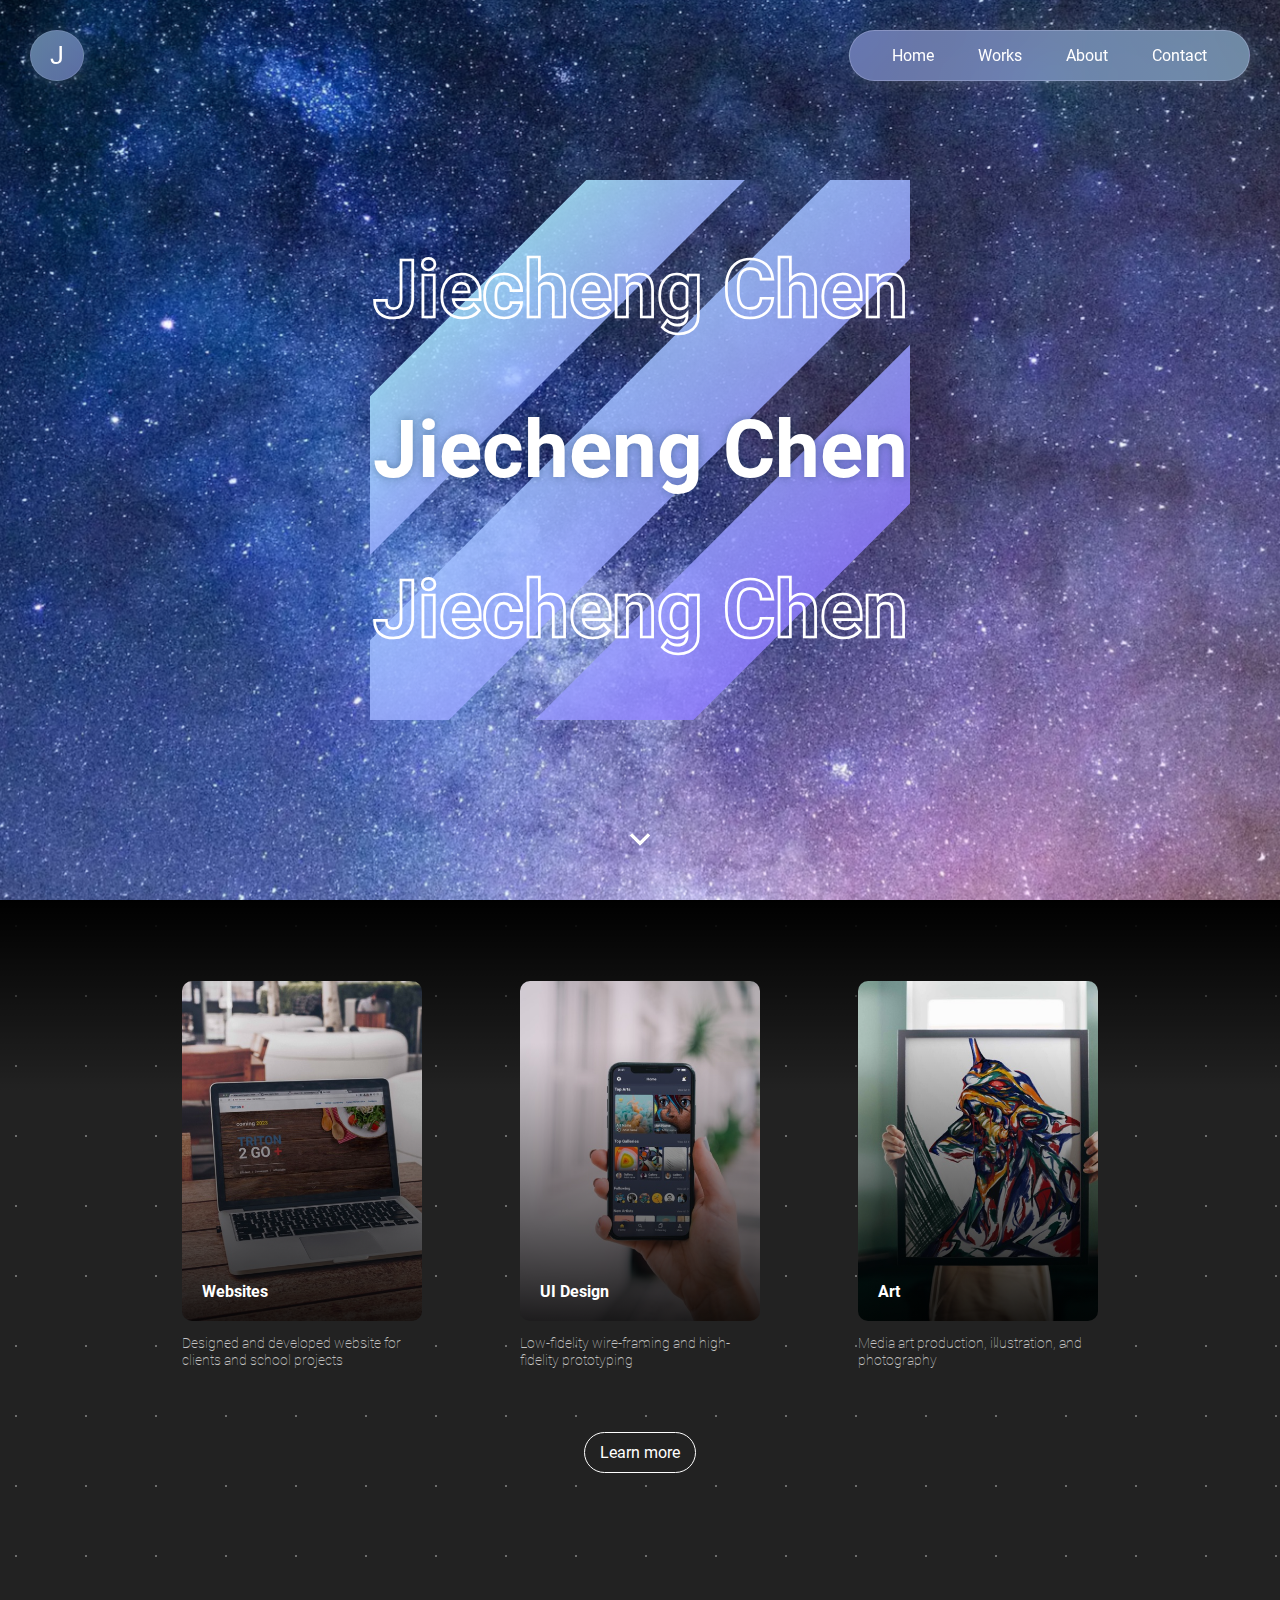
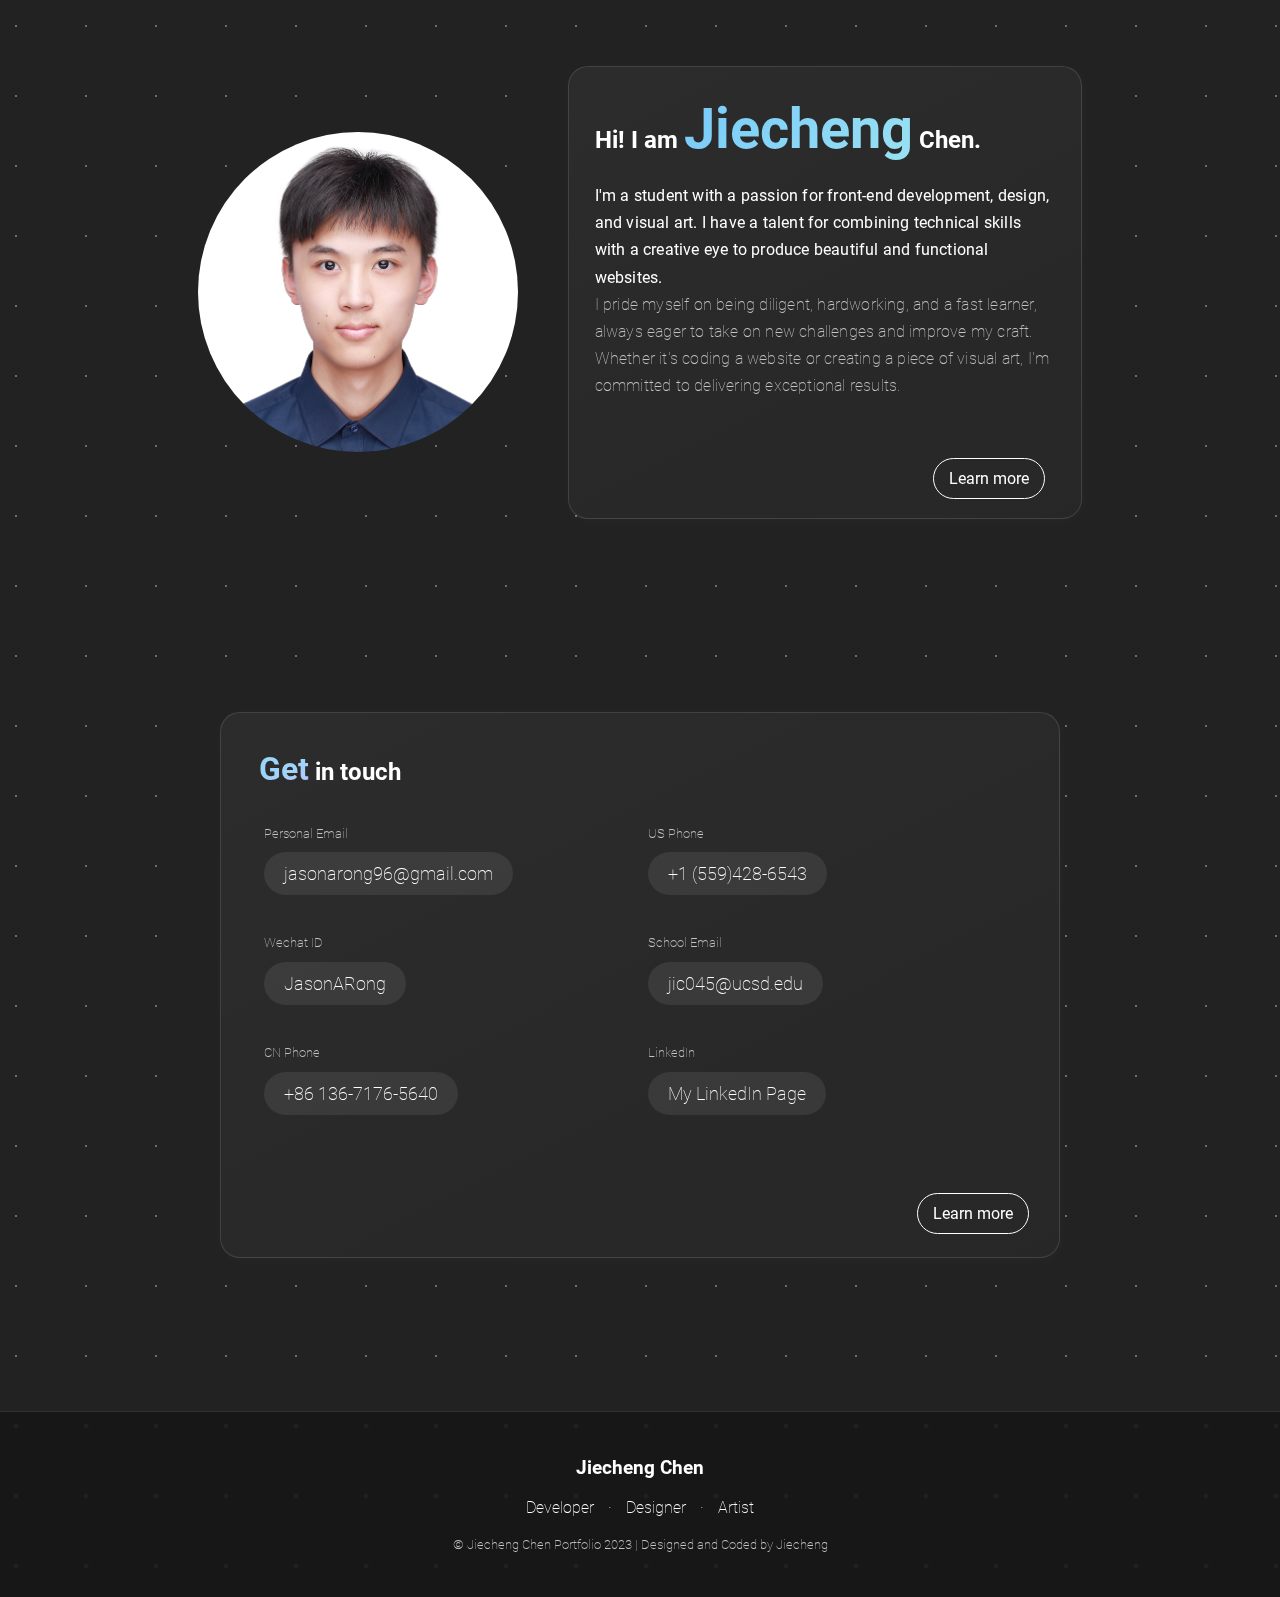
<file: index.html>
<!DOCTYPE html>
<html lang="en">
    <head>
        
        <meta charset="utf-8" />
        <meta name="description" content="Jiecheng's personal portfolio site" />
	    <meta name="author" content="Jiecheng Chen" />
        <meta name="viewport" content="width=device-width, initial-scale=1.0" />
        <title>Jiecheng's portfolio</title>
        <link href="styles/main.css" rel="stylesheet"  type="text/css"/>
        <link href="images/favicon.ico" rel="icon">
        <!-- Google tag (gtag.js) -->
        <script async src="https://www.googletagmanager.com/gtag/js?id=G-E2GLF40LL3"></script>
        <script>
            window.dataLayer = window.dataLayer || [];
            function gtag(){dataLayer.push(arguments);}
            gtag('js', new Date());

            gtag('config', 'G-E2GLF40LL3');
        </script>
    </head>
    

    <body>
        
        <div class="iconNav">        
            <a href="./index.html" style="text-decoration: none;">
                <div class="siteIcon">J</div>
            </a>
            
            <nav aria-label="main" class="navBar">
                <ul>
                    <li><a href="index.html" id="homeNav">Home</a></li>
                    <li><a href="works.html">Works</a>
                        <div class="dropdown-content">
                            <a href="websites.html">Webites</a><br/>
                            <a href="ui.html" id="uiLink">UI</a><br/>
                            <a href="art.html" id="artLink">Art</a>
                        </div>
                    </li>
                    <li><a href="about.html">About</a></li>
                    <li><a href="contact.html">Contact</a></li>
                </ul>
            </nav>

            <input type="checkbox" class="menuCheck">
            <div class="hamburger">
                <span class="line" id="line1"></span>
                <span class="line" id="line2"></span>
            </div>
            <nav aria-label="phoneNav" class="phoneNav">
                <ul>
                    <li><a href="index.html">Home</a></li>
                    <li><a href="works.html">Works</a></li>
                    <li><a href="about.html">About</a></li>
                    <li><a href="contact.html">Contact</a></li>
                    <li>
                        <div>
                            <a href="websites.html">Webites</a><br/>
                            <a href="ui.html">UI</a><br/>
                            <a href="art.html">Art</a>
                        </div>
                    </li>
                </ul>
            </nav>

        </div>


        <header id="homeHeader" >              
            <div id="heroPage">
                <img src="./images/hero.webp" alt="background" id="heroBack">
                <cite style="display: none;">https://unsplash.com/photos/rCbdp8VCYhQ</cite>
                <!-- <img src="./images/dots.png" id="dots"> -->
                <svg width="443" height="443" viewBox="0 0 443 443" fill="none" xmlns="http://www.w3.org/2000/svg">
                    <g opacity="0.85" clip-path="url(#clip0_206_183)" filter="url(#filter0_b_206_183)">
                    <rect x="76.5001" y="501.656" width="604.455" height="92.0453" transform="rotate(-45 76.5001 501.656)" fill="url(#paint0_linear_206_183)"/>
                    <rect x="-126" y="303.414" width="604.455" height="92.0453" transform="rotate(-45 -126 303.414)" fill="url(#paint1_linear_206_183)"/>
                    <rect x="-48.9392" y="426.483" width="681" height="92.0453" transform="rotate(-45 -48.9392 426.483)" fill="url(#paint2_linear_206_183)"/>
                    </g>
                    <defs>
                    <filter id="filter0_b_206_183" x="-10" y="-10" width="463" height="463" filterUnits="userSpaceOnUse" color-interpolation-filters="sRGB">
                    <feFlood flood-opacity="0" result="BackgroundImageFix"/>
                    <feGaussianBlur in="BackgroundImageFix" stdDeviation="5"/>
                    <feComposite in2="SourceAlpha" operator="in" result="effect1_backgroundBlur_206_183"/>
                    <feBlend mode="normal" in="SourceGraphic" in2="effect1_backgroundBlur_206_183" result="shape"/>
                    </filter>
                    <linearGradient id="paint0_linear_206_183" x1="380.666" y1="278.807" x2="378.727" y2="593.701" gradientUnits="userSpaceOnUse">
                    <stop stop-color="#AAE5FF" offset=""/>
                    <stop offset="1" stop-color="#907EFF"/>
                    </linearGradient>
                    <linearGradient id="paint1_linear_206_183" x1="176.227" y1="303.414" x2="175.167" y2="494.394" gradientUnits="userSpaceOnUse">
                    <stop stop-color="#AAE5FF" offset=""/>
                    <stop offset="1" stop-color="#907EFF"/>
                    </linearGradient>
                    <linearGradient id="paint2_linear_206_183" x1="297.135" y1="291.041" x2="297.135" y2="662.979" gradientUnits="userSpaceOnUse">
                    <stop stop-color="#AAE5FF" offset=""/>
                    <stop offset="1" stop-color="#907EFF"/>
                    </linearGradient>
                    <clipPath id="clip0_206_183">
                    <rect width="443" height="443" fill="white"/>
                    </clipPath>
                    </defs>
                </svg>
                    
                <div id="headerText">
                    <h2 class="hollow"><b>Jiecheng Chen</b></h2>
                    <h1><b>Jiecheng Chen</b></h1>
                    <h2 class="hollow"><b>Jiecheng Chen</b></h2>
                <!-- <p>Developer | Designer | Artist</p> -->
                </div>
            </div>
                
            <a href="#myWorksSection">
                <svg id ="downArrow" width="41" height="41" viewBox="0 0 41 41" fill="none" xmlns="http://www.w3.org/2000/svg">
                    <path d="M12.6587 14.6575L20.5 22.4988L28.3413 14.6575L30.75 17.0833L20.5 27.3333L10.25 17.0833L12.6587 14.6575Z" fill="white"/>
                </svg>                        
            </a>
            <div id="headerEnd">
                <picture>
                    <source media="(min-width: 768px)" srcset="./images/mountainLarge.webp">
                    <img src="./images/mountainMedium.webp" alt="Mountain Image for Hero Section">
                </picture>
                <cite style="display: none;">https://unsplash.com/photos/g30P1zcOzXo</cite>
            </div>
            
            <div id="headerEndText">
                <h3>Developer | Designer | Artist</h3>
                <p><em>“Art is the elimination of the unnecessary.” - Pablo Picasso</em></p>
                <a href="#myWorksSection">
                    <svg  width="41" height="41" viewBox="0 0 41 41" fill="none" xmlns="http://www.w3.org/2000/svg">
                        <path d="M12.6587 14.6575L20.5 22.4988L28.3413 14.6575L30.75 17.0833L20.5 27.3333L10.25 17.0833L12.6587 14.6575Z" fill="white"/>
                    </svg>    
                </a>
                  
            </div>
        </header>



        <main>

            <section id="myWorksSection">
                

                <section id="cards">
                    <div id="websites" class="card">
                        <h2>Developer</h2>
                        <a href="websites.html">
                            <div id="websitesCard" class="cardImg"><b>Websites</b>
                            </div>
                        </a>
                        <p>Designed and developed website for clients and school projects</p>
                        <cite style="display: none;">https://unsplash.com/photos/bs2Ba7t69mM</cite>
                    </div>
    
                    <div id="uiDesign" class="card">
                        <h2>Designer</h2>
                        <a href="ui.html"><div id="uiDesignCard" class="cardImg"><b>UI Design</b>
                        </div></a>
                        <p>Low-fidelity wire-framing and high-fidelity prototyping</p>
                        <cite style="display: none;">https://unsplash.com/photos/Nf5fSqHm-iY</cite>
                    </div>
    
                    <div id="art" class="card">
                        <h2>Artist</h2>
                        <a href="art.html"><div id="artCard" class="cardImg"><b>Art</b>
                        </div></a>
                        <p>Media art production, illustration, and photography</p>
                        <cite style="display: none;">https://www.pexels.com/photo/person-holding-white-printer-paper-4065188/</cite>
                    </div>
                    
                </section>
                  
                
                <!-- <button onclick="window.location.href='works.html';">learn more</button> -->
                <div id="learnWorksButton" class="learnMoreButton">
                    <a href="works.html" >Learn more</a>
                </div>


            </section>


            <section id="aboutSection">
                <img src="./images/profile.JPG" alt="Jiecheng Chen's profile photo" width="320" height="320">
                
                <section id="introduction"  class="sec">
                    <div>
                        <h2>Hi! I am <span id="hi">Jiecheng</span>  Chen.</h2>
                        <p> I'm a student with a passion for front-end development, design, and visual art. 
                            I have a talent for combining technical skills with a creative eye to produce beautiful and 
                            functional websites.<br><span style="color:#c4c4c4; font-weight:100"> I pride myself on being diligent, hardworking, and a fast learner, always 
                            eager to take on new challenges and improve my craft. Whether it's coding a website or creating 
                            a piece of visual art, I'm committed to delivering exceptional results.</span></p>
                    </div>
                    <div id="learnAboutButton" class="learnMoreButton">
                        <a href="about.html">Learn more</a>
                    </div>
                </section>

                <!-- <button onclick="window.location.href='about.html';">learn more</button> -->
                
            </section>


            <section id="contactSection"  class="sec">
                <div>
                    <h2><span id="get">Get</span> in touch</h2>
                    <div id="contactways">
                        <div>
                            <h4>Personal Email</h4>
                            <a href="mailto:jasonarong96@gmail.com">jasonarong96@gmail.com</a>
                        </div>
                        <div>
                            <h4>US Phone</h4>
                            <a href="tel:+15594286543">+1 (559)428-6543</a>
                        </div>
                        <div>
                            <h4>Wechat ID</h4>
                            <a href="https://u.wechat.com/EI4TjgHqtUbLu5bWqrIGXa4" target="_blank">JasonARong</a>
                        </div>
                        <div>
                            <h4>School Email</h4>
                            <a href="mailto:jasonarong96@gmail.com">jic045@ucsd.edu</a>
                        </div>
                        <div>
                            <h4>CN Phone</h4>
                            <a href="tel:+8613671765640">+86 136-7176-5640</a>
                        </div>
                        <div>
                            <h4>LinkedIn</h4>
                            <a href="https://www.linkedin.com/in/jiecheng-chen-4165b125a/" target="_blank">My LinkedIn Page</a>
                        </div>
    
                    </div>
                </div>
                <div id="learnContactButton" class="learnMoreButton">
                    <a href="contact.html">Learn more</a>
                </div>
                
            </section>
        </main>





        <footer>
            <h3>Jiecheng Chen</h3>
            <p>Developer · Designer · Artist</p>
            <p id="copyright">&copy; Jiecheng Chen Portfolio 2023 | Designed and Coded by Jiecheng</p>
        </footer>
    </body>




</html>
</file>
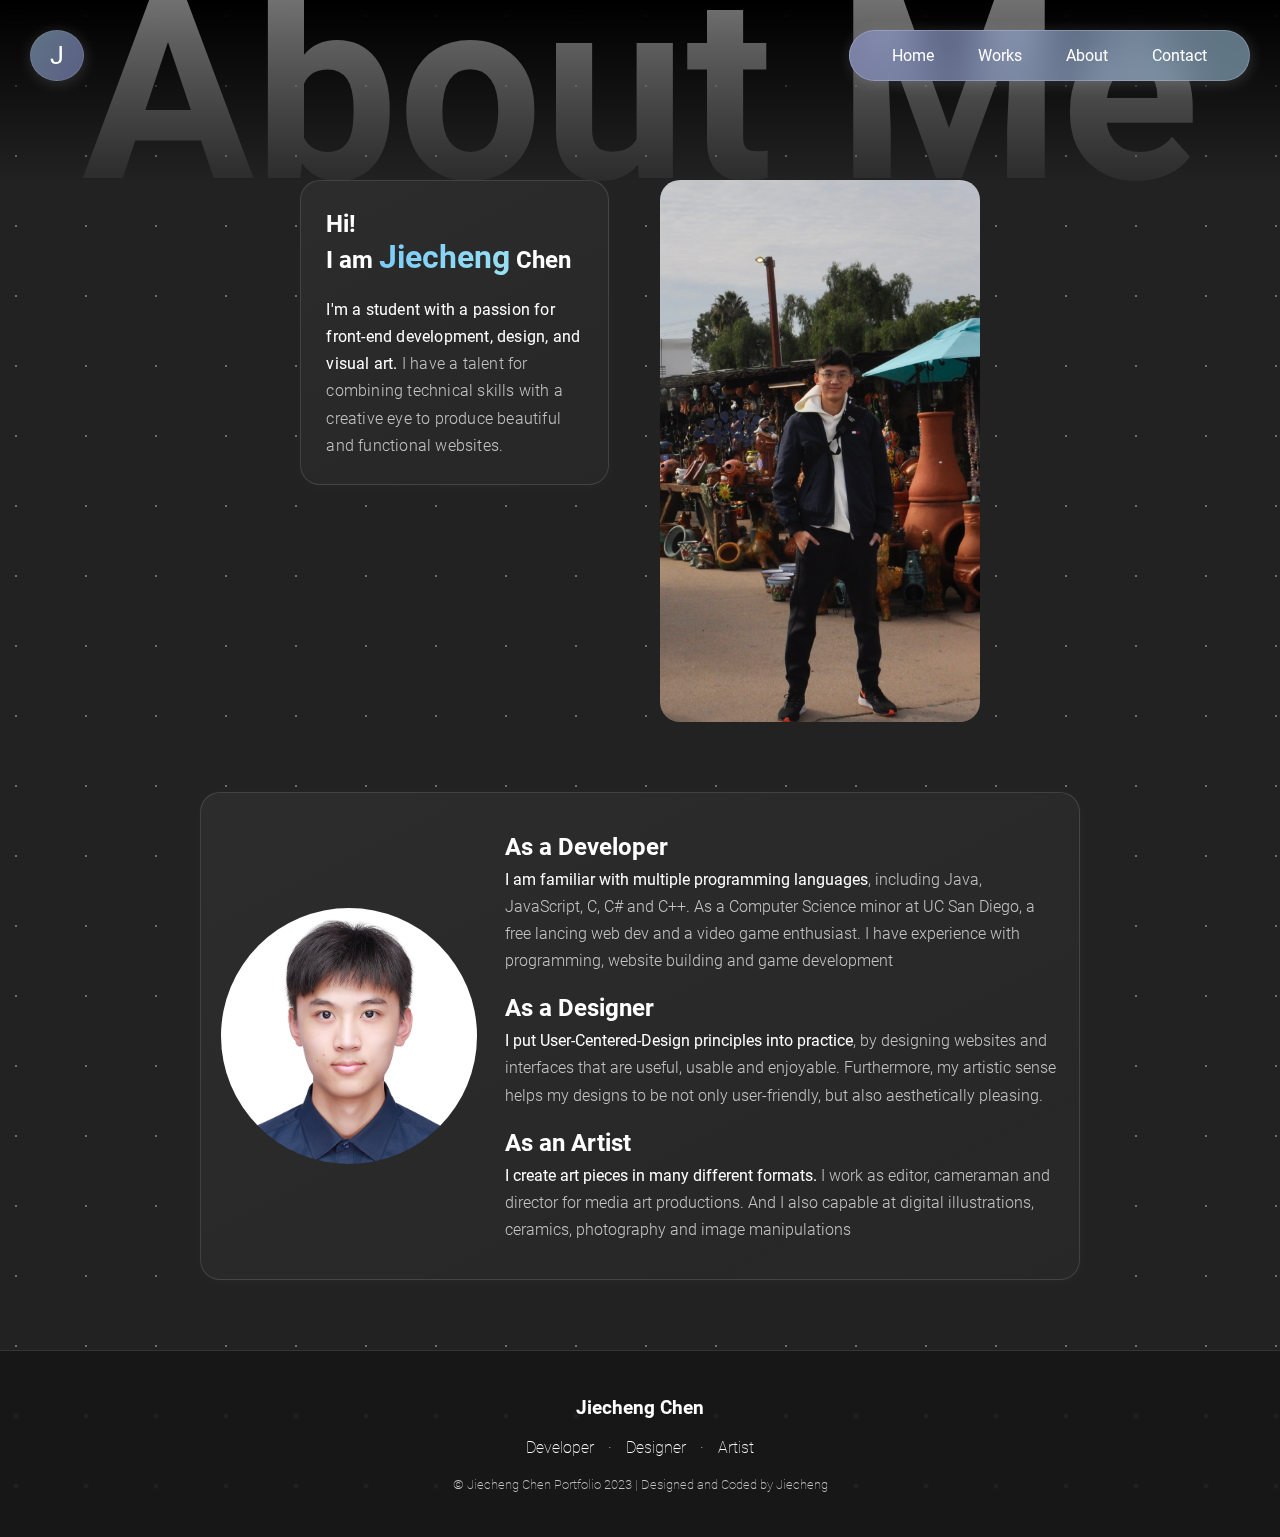
<file: about.html>
<!DOCTYPE html>
<html lang="en">
    <head>
        
        <meta charset="utf-8" />
        <meta name="description" content="Jiecheng's personal portfolio site" />
	    <meta name="author" content="Jiecheng Chen" />
        <meta name="viewport" content="width=device-width, initial-scale=1.0" />
        <title>Jiecheng's portfolio</title>
        <link href="styles/about.css" rel="stylesheet" type="text/css"/>
        <link href="images/favicon.ico" rel="icon">
        <!-- Google tag (gtag.js) -->
        <script async src="https://www.googletagmanager.com/gtag/js?id=G-E2GLF40LL3"></script>
        <script>
            window.dataLayer = window.dataLayer || [];
            function gtag(){dataLayer.push(arguments);}
            gtag('js', new Date());

            gtag('config', 'G-E2GLF40LL3');
        </script>
    </head>
    <body>
        <div class="iconNav">        
            <a href="./index.html" style="text-decoration: none;">
                <div class="siteIcon">J</div>
            </a>
            
            <nav aria-label="main" class="navBar">
                <ul>
                    <li><a href="index.html">Home</a></li>
                    <li><a href="works.html">Works</a>
                        <div class="dropdown-content">
                            <a href="websites.html">Webites</a><br/>
                            <a href="ui.html" id="uiLink">UI</a><br/>
                            <a href="art.html" id="artLink">Art</a>
                        </div>
                    </li>
                    <li><a href="about.html">About</a></li>
                    <li><a href="contact.html">Contact</a></li>
                </ul>
            </nav>

            <input type="checkbox" class="menuCheck">
            <div class="hamburger">
                <span class="line" id="line1"></span>
                <span class="line" id="line2"></span>
            </div>
            <nav aria-label="phoneNav" class="phoneNav">
                <ul>
                    <li><a href="index.html">Home</a></li>
                    <li><a href="works.html">Works</a></li>
                    <li><a href="about.html">About</a></li>
                    <li><a href="contact.html">Contact</a></li>
                    <li>
                        <div>
                            <a href="websites.html">Webites</a><br/>
                            <a href="ui.html">UI</a><br/>
                            <a href="art.html">Art</a>
                        </div>
                    </li>
                </ul>
            </nav>
        </div>
        <header id="pageHeader">            

            <h1>About Me</h1>

        </header>
        <main>
            <section id="quickIntro">
                <section class="sec">
                    <h2>Hi!<br>
                        I am <span>Jiecheng</span> Chen</h2>
                    <p> I'm a student with a passion for front-end development, design, and visual art.
                        <span style="color:#c4c4c4; font-weight:300">  
                        I have a talent for combining technical skills with a creative eye to produce beautiful and 
                        functional websites. </span></p>
                </section>
                <img src="./images/fullshot.jpg" alt="A picture of Jiecheng" width ="320">
            </section>

            <section id="details" class="sec">
                <img src="./images/profile.JPG" alt="Jiecheng's profile photo" width ="300">
                <div id="textDetails">
                    <div>
                        <h2>As a Developer</h2>
                        <p> <strong>I am familiar with multiple programming languages</strong>, including Java, JavaScript, C, C# and C++. 
                            As a Computer Science minor at UC San Diego, a free lancing web dev and a video game enthusiast. 
                            I have experience with programming, website building and game development
                        </p>
                    </div>
                    <div>
                        <h2>As a Designer</h2>
                        <p><strong>I put User-Centered-Design principles into practice</strong>, by designing websites and interfaces that are
                            useful, usable and enjoyable. Furthermore, my artistic sense helps my designs to be not only user-friendly, 
                            but also aesthetically pleasing.
                        </p>
                    </div>
                    <div>
                        <h2>As an Artist</h2>
                        <p><strong>I create art pieces in many different formats.</strong> 
                            I work as editor, cameraman and director for media art productions. 
                            And I also capable at digital illustrations, ceramics, photography and image manipulations
                        </p>
                    </div>     
                </div>
                                               
            </section>
        </main>
        <footer>
            <h3>Jiecheng Chen</h3>
            <p>Developer · Designer · Artist</p>
            <p id="copyright">&copy; Jiecheng Chen Portfolio 2023 | Designed and Coded by Jiecheng</p>
        </footer>
    </body>



</html>
</file>
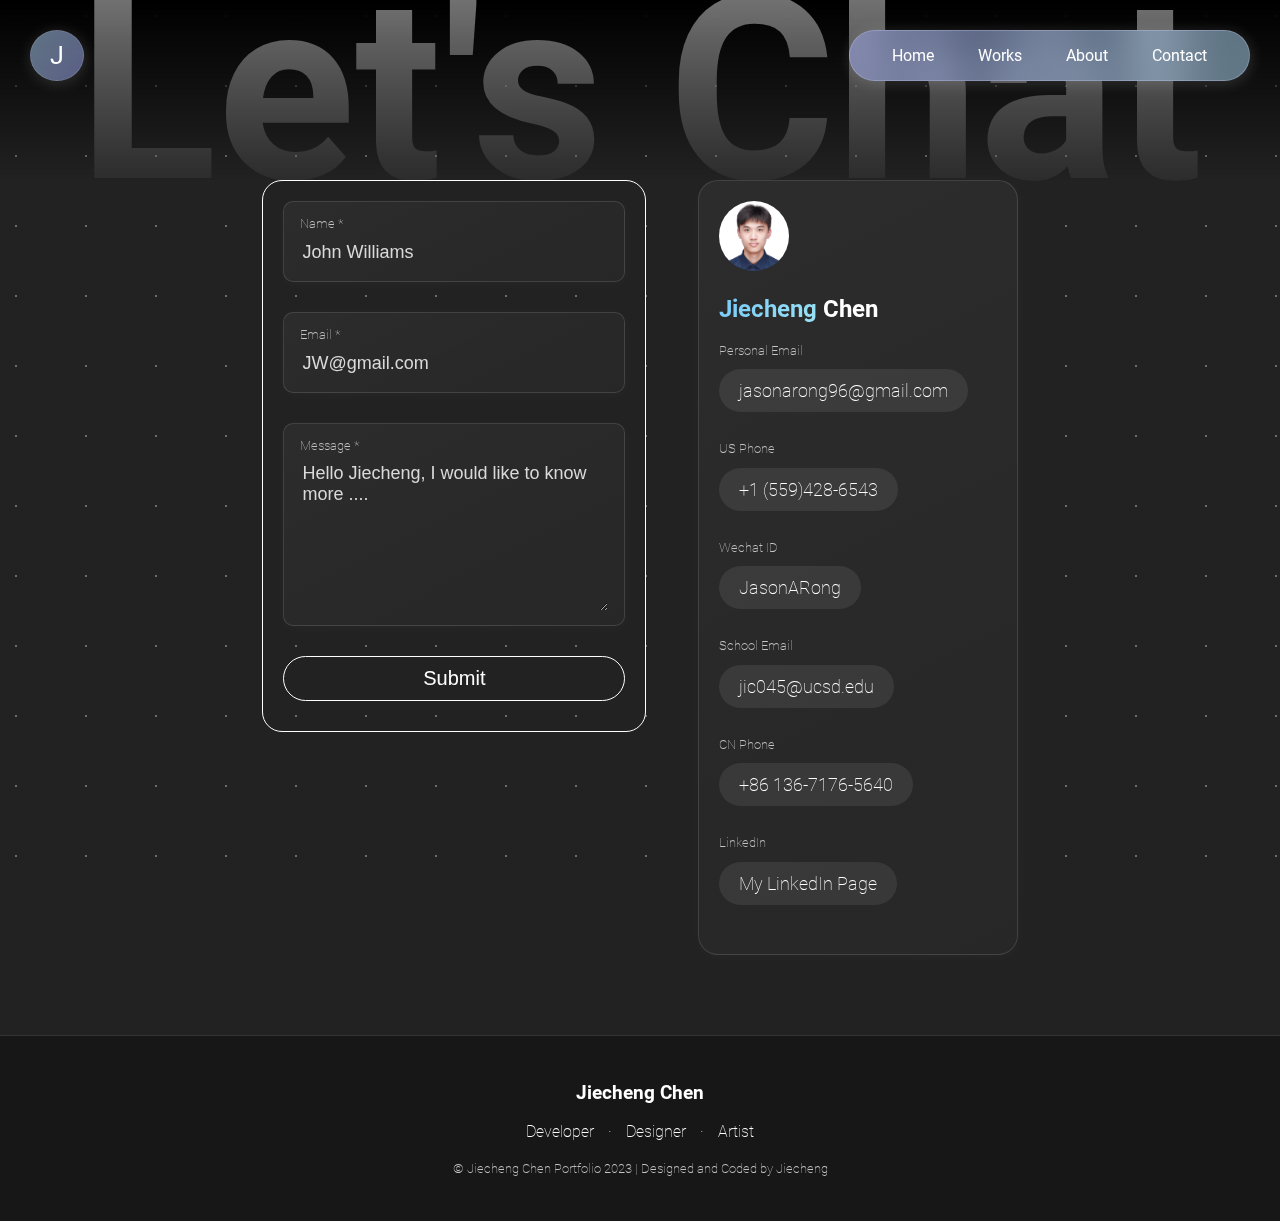
<file: contact.html>
<!DOCTYPE html>
<html lang="en">
    <head>
        
        <meta charset="utf-8" />
        <meta name="description" content="Jiecheng's personal portfolio site" />
	    <meta name="author" content="Jiecheng Chen" />
        <meta name="viewport" content="width=device-width, initial-scale=1.0" />
        <title>Jiecheng's portfolio</title>
        <link href="styles/contact.css" rel="stylesheet" type="text/css"/>
        <link href="images/favicon.ico" rel="icon">
        <!-- Google tag (gtag.js) -->
        <script async src="https://www.googletagmanager.com/gtag/js?id=G-E2GLF40LL3"></script>
        <script>
            window.dataLayer = window.dataLayer || [];
            function gtag(){dataLayer.push(arguments);}
            gtag('js', new Date());

            gtag('config', 'G-E2GLF40LL3');
        </script>
    </head>
    <body>
        <div class="iconNav">        
            <a href="./index.html" style="text-decoration: none;">
                <div class="siteIcon">J</div>
            </a>
            
            <nav aria-label="main" class="navBar">
                <ul>
                    <li><a href="index.html">Home</a></li>
                    <li><a href="works.html">Works</a>
                        <div class="dropdown-content">
                            <a href="websites.html">Webites</a><br/>
                            <a href="ui.html" id="uiLink">UI</a><br/>
                            <a href="art.html" id="artLink">Art</a>
                        </div>
                    </li>
                    <li><a href="about.html">About</a></li>
                    <li><a href="contact.html">Contact</a></li>
                </ul>
            </nav>

            <input type="checkbox" class="menuCheck">
            <div class="hamburger">
                <span class="line" id="line1"></span>
                <span class="line" id="line2"></span>
            </div>
            <nav aria-label="phoneNav" class="phoneNav">
                <ul>
                    <li><a href="index.html">Home</a></li>
                    <li><a href="works.html">Works</a></li>
                    <li><a href="about.html">About</a></li>
                    <li><a href="contact.html">Contact</a></li>
                    <li>
                        <div>
                            <a href="websites.html">Webites</a><br/>
                            <a href="ui.html">UI</a><br/>
                            <a href="art.html">Art</a>
                        </div>
                    </li>
                </ul>
            </nav>
        </div>
        <header id="pageHeader">            
            <h1>Let's Chat</h1>
        </header>

        <main>              
            <section id="form">
                <form action="https://formsubmit.co/jasonarong96@gmail.com" method="post" id="contactform">
                    <div class="inputFields" >   
                        <label for="name" class="field-label">Name *</label>
                        <input type="text" class="field-input" maxlength="256" name="name" 
                        data-name="Name" placeholder="John Williams" id="name" required>
                    </div> 
                    <br>
                    <div class="inputFields">  
                        <label for="email" class="field-label">Email *</label>
                        <input type="text" class="field-input" maxlength="256" name="email" 
                        data-name="Email" placeholder="JW@gmail.com" id="email" required>
                    </div>
                    <br>
                    <div class="inputFields"> 
                        <label for="message" class="field-label">Message *</label>
                        <textarea placeholder="Hello Jiecheng, I would like to know more ...." 
                        maxlength="5000" id="message" name="message" required data-name="Message"></textarea>
                    </div> 
                    <br>
                    <input type="submit" value="Submit">
                </form>
                
            </section>

            <aside class="sec">
                <div id="profile">
                    <img src="./images/profile.JPG" alt="Jiecheng Chen's profile photo" width="70" height="70">
                    <h2><span>Jiecheng</span> Chen</h2>
                </div>
                <div id="contactways">
                    <div>
                        <h4>Personal Email</h4>
                        <a href="mailto:jasonarong96@gmail.com">jasonarong96@gmail.com</a>
                    </div>
                    <div>
                        <h4>US Phone</h4>
                        <a href="tel:+15594286543">+1 (559)428-6543</a>
                    </div>
                    <div>
                        <h4>Wechat ID</h4>
                        <a href="https://u.wechat.com/EI4TjgHqtUbLu5bWqrIGXa4" target="_blank">JasonARong</a>
                    </div>
                    <div>
                        <h4>School Email</h4>
                        <a href="mailto:jasonarong96@gmail.com">jic045@ucsd.edu</a>
                    </div>
                    <div>
                        <h4>CN Phone</h4>
                        <a href="tel:+8613671765640">+86 136-7176-5640</a>
                    </div>
                    <div>
                        <h4>LinkedIn</h4>
                        <a href="https://www.linkedin.com/in/jiecheng-chen-4165b125a/" target="_blank">My LinkedIn Page</a>
                    </div>

                </div>
            </aside>
        </main>


        <footer>
            <h3>Jiecheng Chen</h3>
            <p>Developer · Designer · Artist</p>
            <p id="copyright">&copy; Jiecheng Chen Portfolio 2023 | Designed and Coded by Jiecheng</p>
        </footer>
    </body>



</html>
</file>
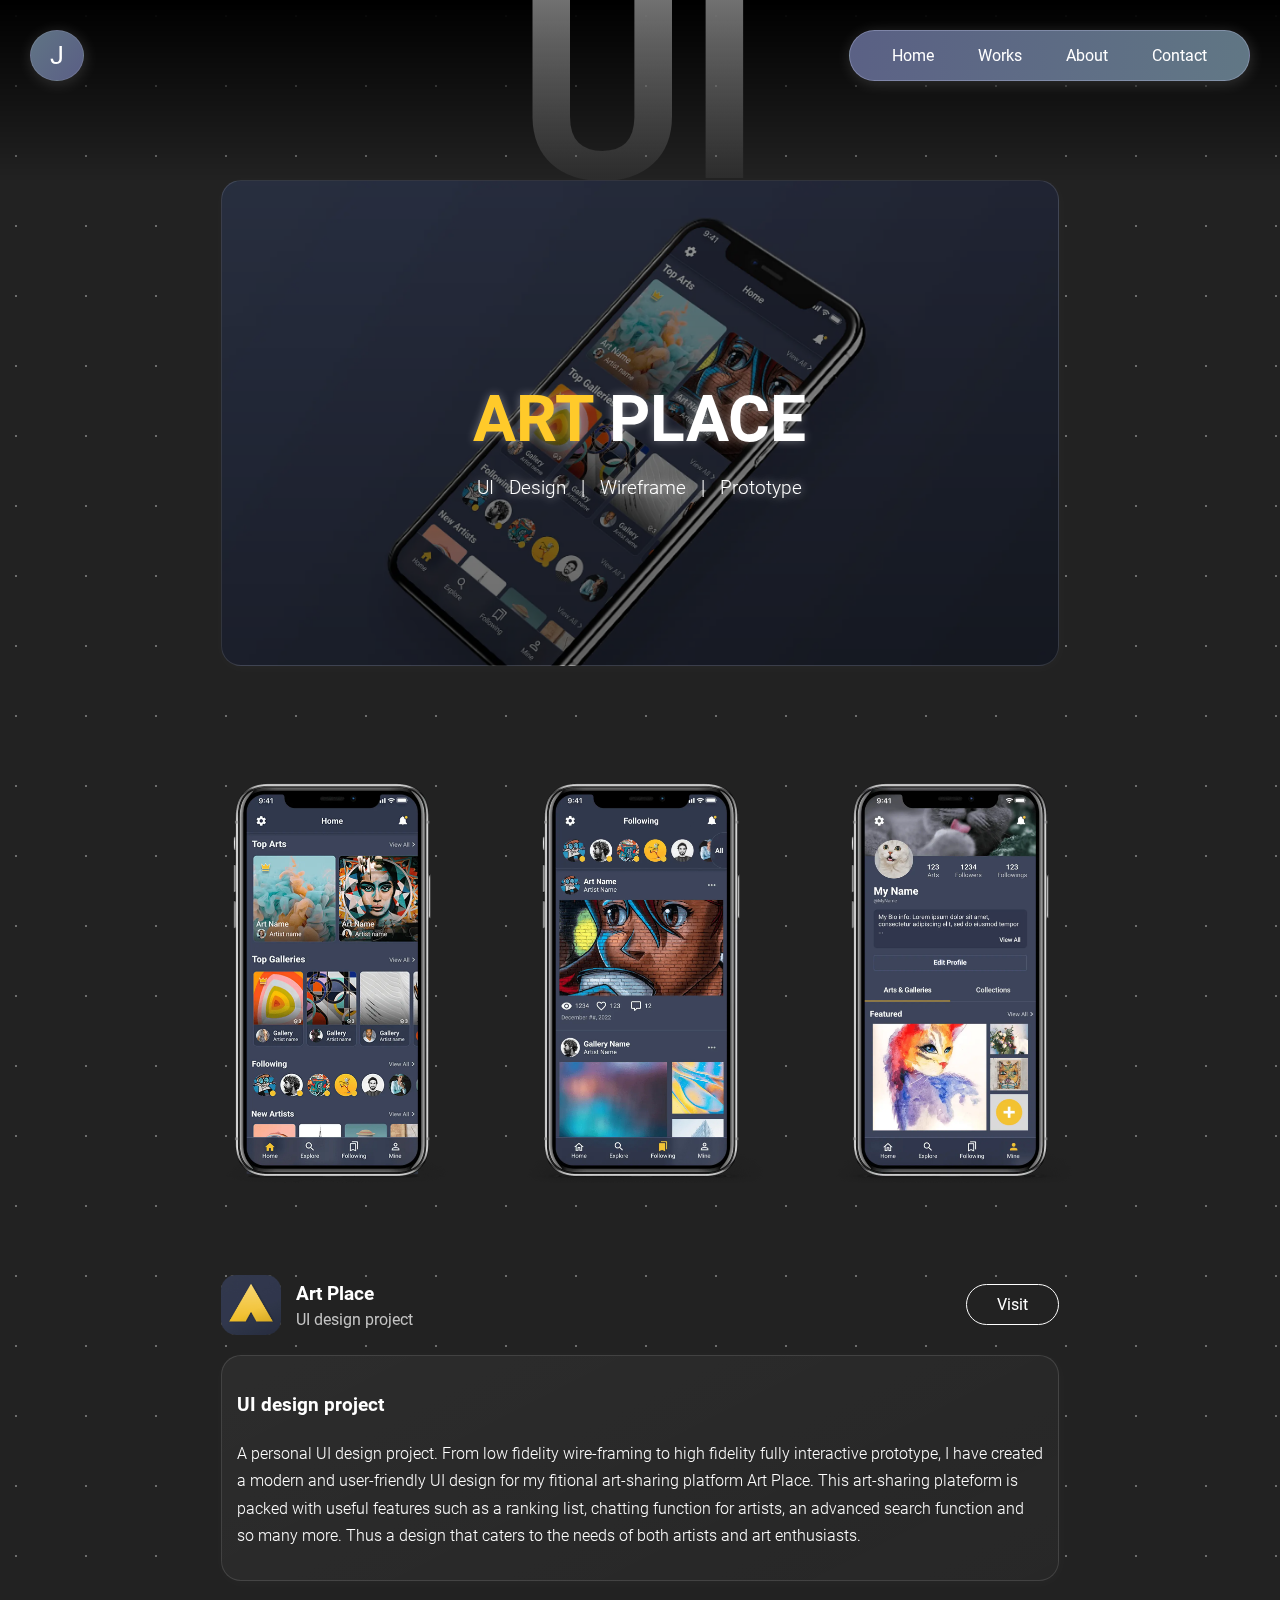
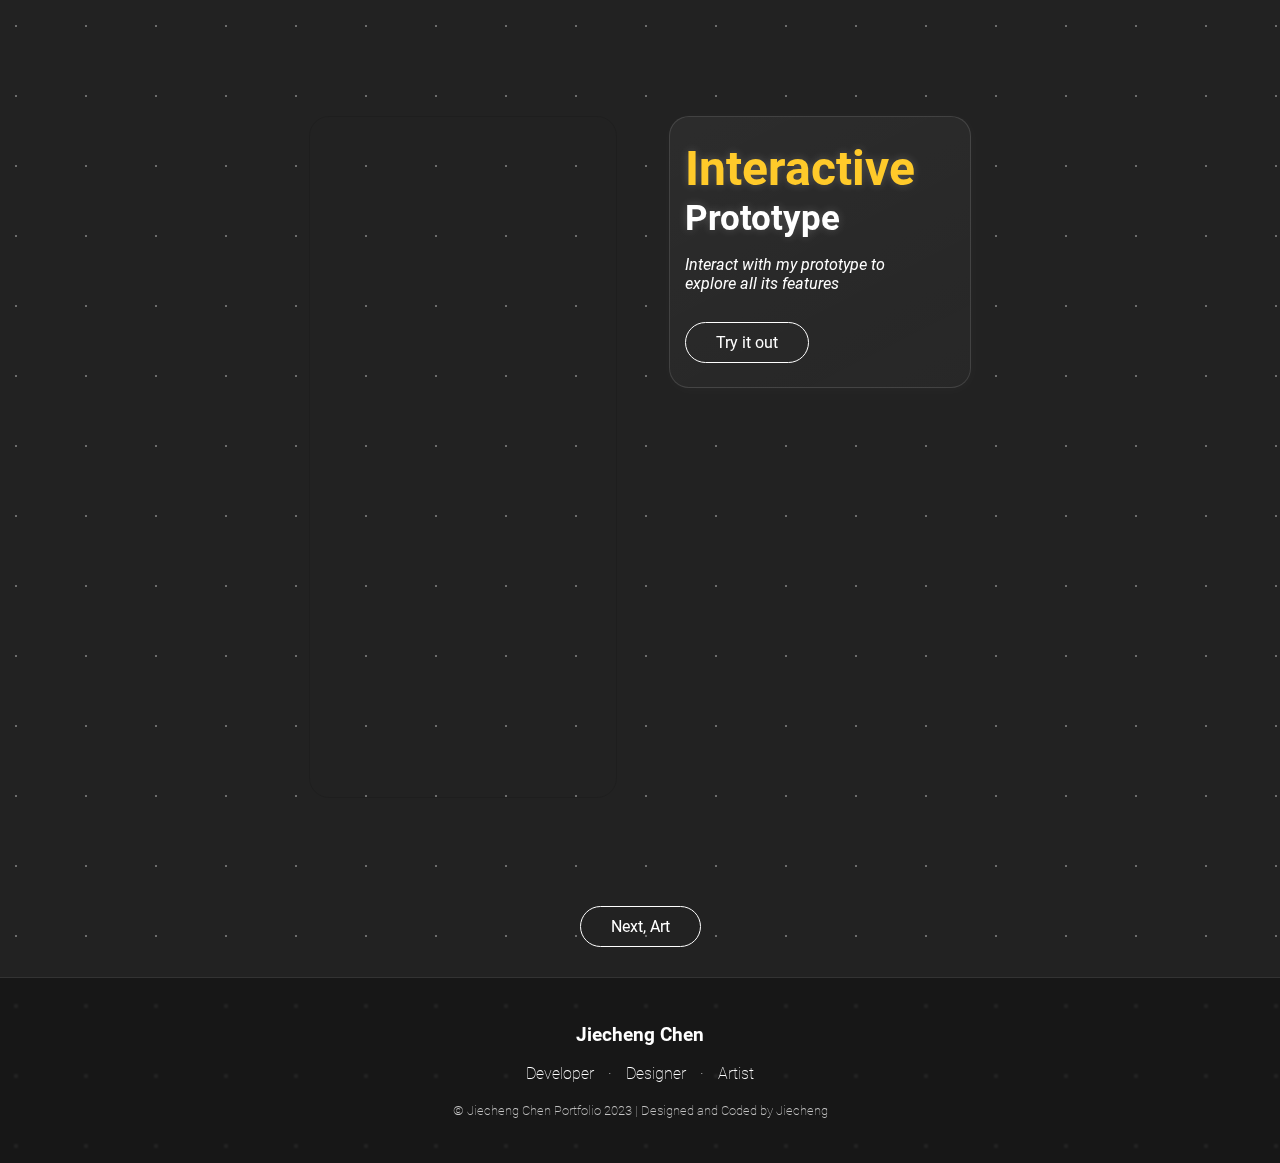
<file: ui.html>
<!DOCTYPE html>
<html lang="en">
    <head>
        
        <meta charset="utf-8" />
        <meta name="description" content="Jiecheng's personal portfolio site" />
	    <meta name="author" content="Jiecheng Chen" />
        <meta name="viewport" content="width=device-width, initial-scale=1.0" />
        <title>Jiecheng's portfolio</title>
        <link href="styles/ui.css" rel="stylesheet" type="text/css"/>
        <link href="images/favicon.ico" rel="icon">
        <!-- Google tag (gtag.js) -->
        <script async src="https://www.googletagmanager.com/gtag/js?id=G-E2GLF40LL3"></script>
        <script>
            window.dataLayer = window.dataLayer || [];
            function gtag(){dataLayer.push(arguments);}
            gtag('js', new Date());

            gtag('config', 'G-E2GLF40LL3');
        </script>
    </head>
    <body>
        <div class="iconNav">        
            <a href="./index.html" style="text-decoration: none;">
                <div class="siteIcon">J</div>
            </a>
            
            <nav aria-label="main" class="navBar">
                <ul>
                    <li><a href="index.html" id="homeNav">Home</a></li>
                    <li><a href="works.html">Works</a>
                        <div class="dropdown-content">
                            <a href="websites.html">Webites</a><br/>
                            <a href="ui.html" id="uiLink">UI</a><br/>
                            <a href="art.html" id="artLink">Art</a>
                        </div>
                    </li>
                    <li><a href="about.html">About</a></li>
                    <li><a href="contact.html">Contact</a></li>
                </ul>
            </nav>

            <input type="checkbox" class="menuCheck">
            <div class="hamburger">
                <span class="line" id="line1"></span>
                <span class="line" id="line2"></span>
            </div>
            <nav aria-label="phoneNav" class="phoneNav">
                <ul>
                    <li><a href="index.html">Home</a></li>
                    <li><a href="works.html">Works</a></li>
                    <li><a href="about.html">About</a></li>
                    <li><a href="contact.html">Contact</a></li>
                    <li>
                        <div>
                            <a href="websites.html">Webites</a><br/>
                            <a href="ui.html">UI</a><br/>
                            <a href="art.html">Art</a>
                        </div>
                    </li>
                </ul>
            </nav>

        </div>
        
        <header id="pageHeader">            
            <h1>UI</h1>
        </header>


        <main>
            <section id="uiHero">
                <div>
                    <h2><span>ART</span> PLACE</h2>
                    <h3>UI Design | Wireframe | Prototype</h3>
                </div>
            </section>
            <div id="mockUps">
                <img src="./images/homeMockup.webp" alt="screenshot of art place prototype home page" width="252">
                <img src="./images/followingMockup.webp" alt="screenshot of art place prototype following page" width="252">
                <img src="./images/profileMockup.webp" alt="screenshot of art place prototype profile page" width="252">
            </div>

            <div id="artVisit" class="visitSec">
                <img src="./images/ArtPlaceIcon.jpg" alt="Art Place prototype icon" width="60" height="60">
                <div>
                    <h3>Art Place</h3>
                    <p>UI design project</p>
                </div>
                <div class="learnMoreButton">
                    <a href="https://www.figma.com/file/6d8TCceynJqbodPRqffmvS/ArtPlace-prototype?node-id=1265%3A8839&t=lDkJD4ohjOTayA9P-1" target="_blank">
                        Visit</a>
                </div>
            </div>

            <section class="sec" id="discription">
                <h3>UI design project</h3>
                <p>A personal UI design project. From low fidelity wire-framing to high fidelity fully interactive prototype, 
                    I have created a modern and user-friendly UI design for my fitional art-sharing platform Art Place.
                    This art-sharing plateform is packed with useful features such as a ranking list, 
                    chatting function for artists, an advanced search function and so many more. 
                    Thus a design that caters to the needs of both artists and art enthusiasts.
                </p>

            </section>

            <section id="prototype">
                <iframe style="border: 1px solid rgba(0, 0, 0, 0.1);" width="800" height="450" src="https://www.figma.com/embed?embed_host=share&url=https%3A%2F%2Fwww.figma.com%2Fproto%2F6d8TCceynJqbodPRqffmvS%2FArtPlace-prototype%3Fnode-id%3D564%253A5823%26scaling%3Dscale-down%26page-id%3D564%253A5680%26starting-point-node-id%3D564%253A5823" allowfullscreen></iframe>
                <div id="prototypeIntro" class="sec">
                    <h3><span>Interactive</span><br>Prototype</h3>
                    <p><em>Interact with my prototype to <br> explore all its features</em></p>
                    <div class="learnMoreButton">
                        <a href="https://www.figma.com/proto/6d8TCceynJqbodPRqffmvS/ArtPlace-prototype?node-id=564%3A5823&scaling=scale-down&page-id=564%3A5680&starting-point-node-id=564%3A5823" target="_blank">
                            Try it out</a>
                    </div>
                </div>
                
            </section>

            <div class="learnMoreButton" id="nextButton">
                <a href="./art.html">Next, Art</a>
            </div>
        </main>


        <footer>
            <h3>Jiecheng Chen</h3>
            <p>Developer · Designer · Artist</p>
            <p id="copyright">&copy; Jiecheng Chen Portfolio 2023 | Designed and Coded by Jiecheng</p>
        </footer>
    </body>



</html>
</file>
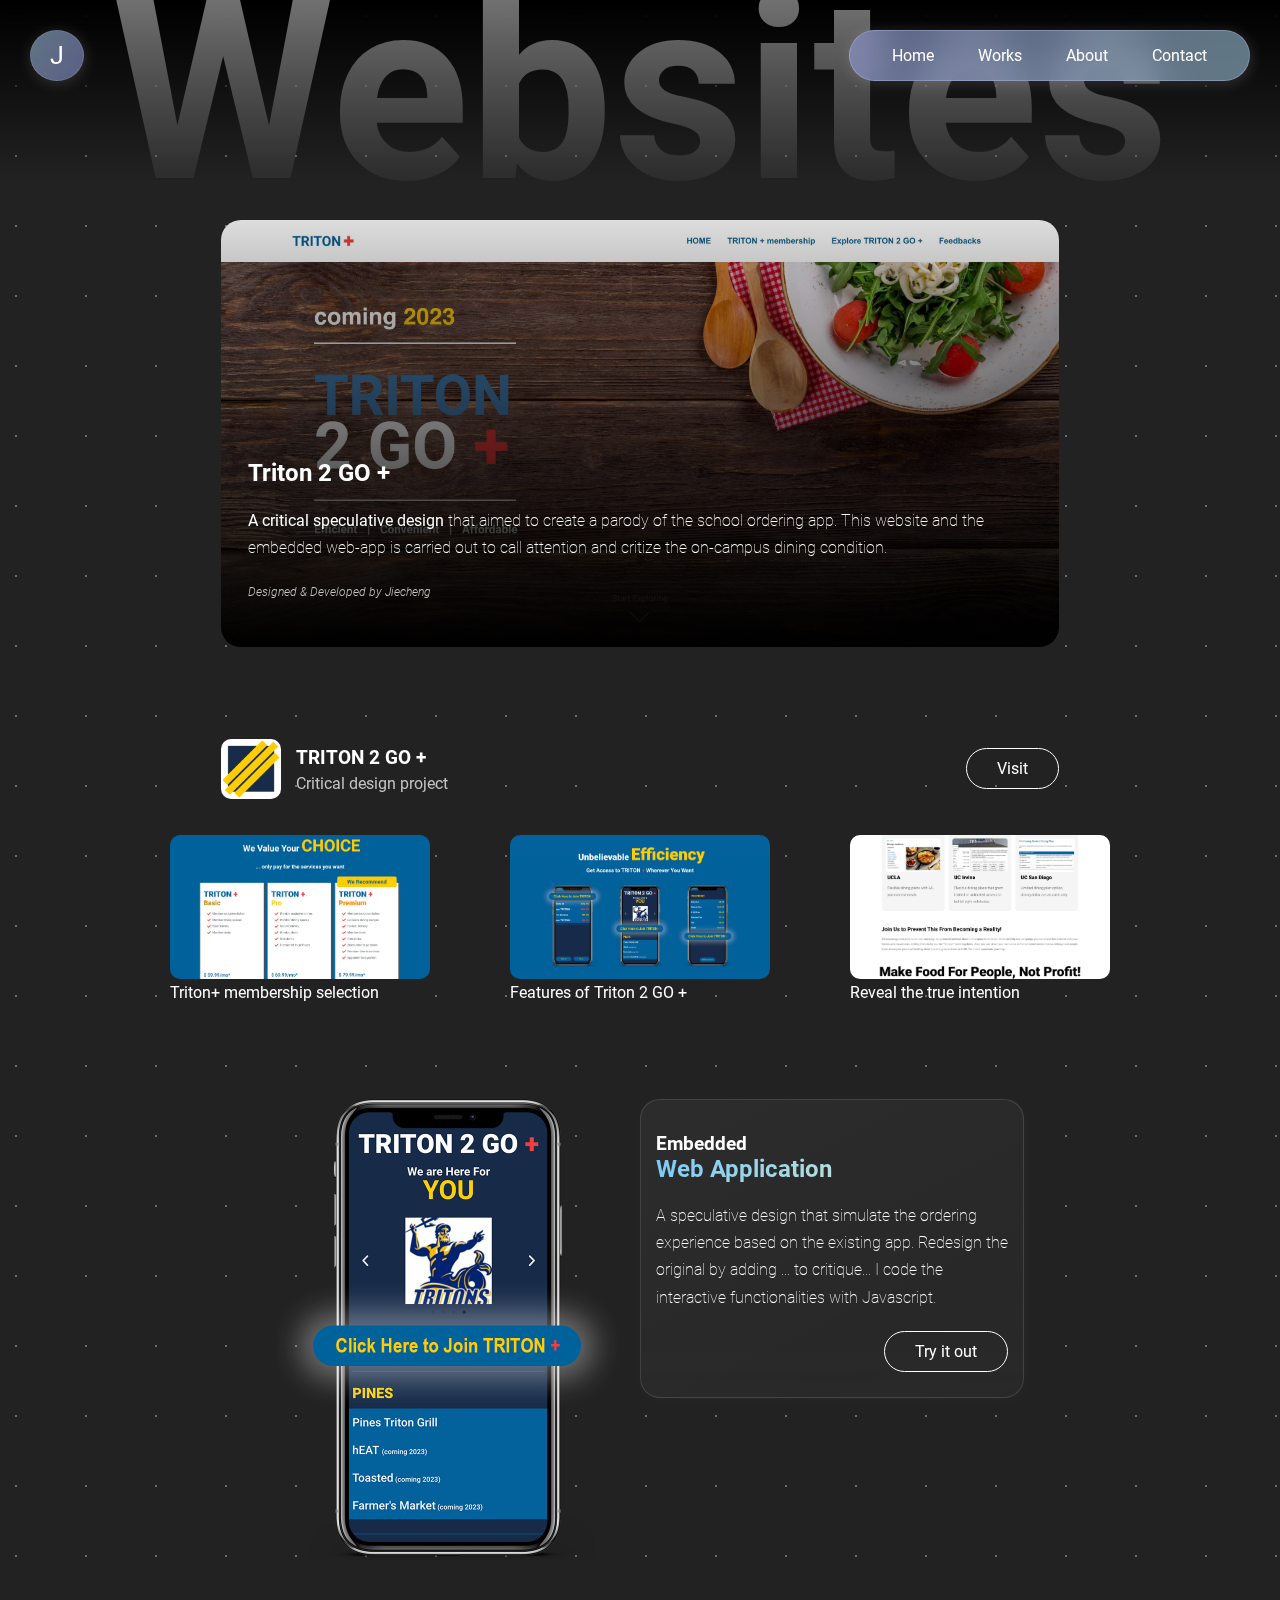
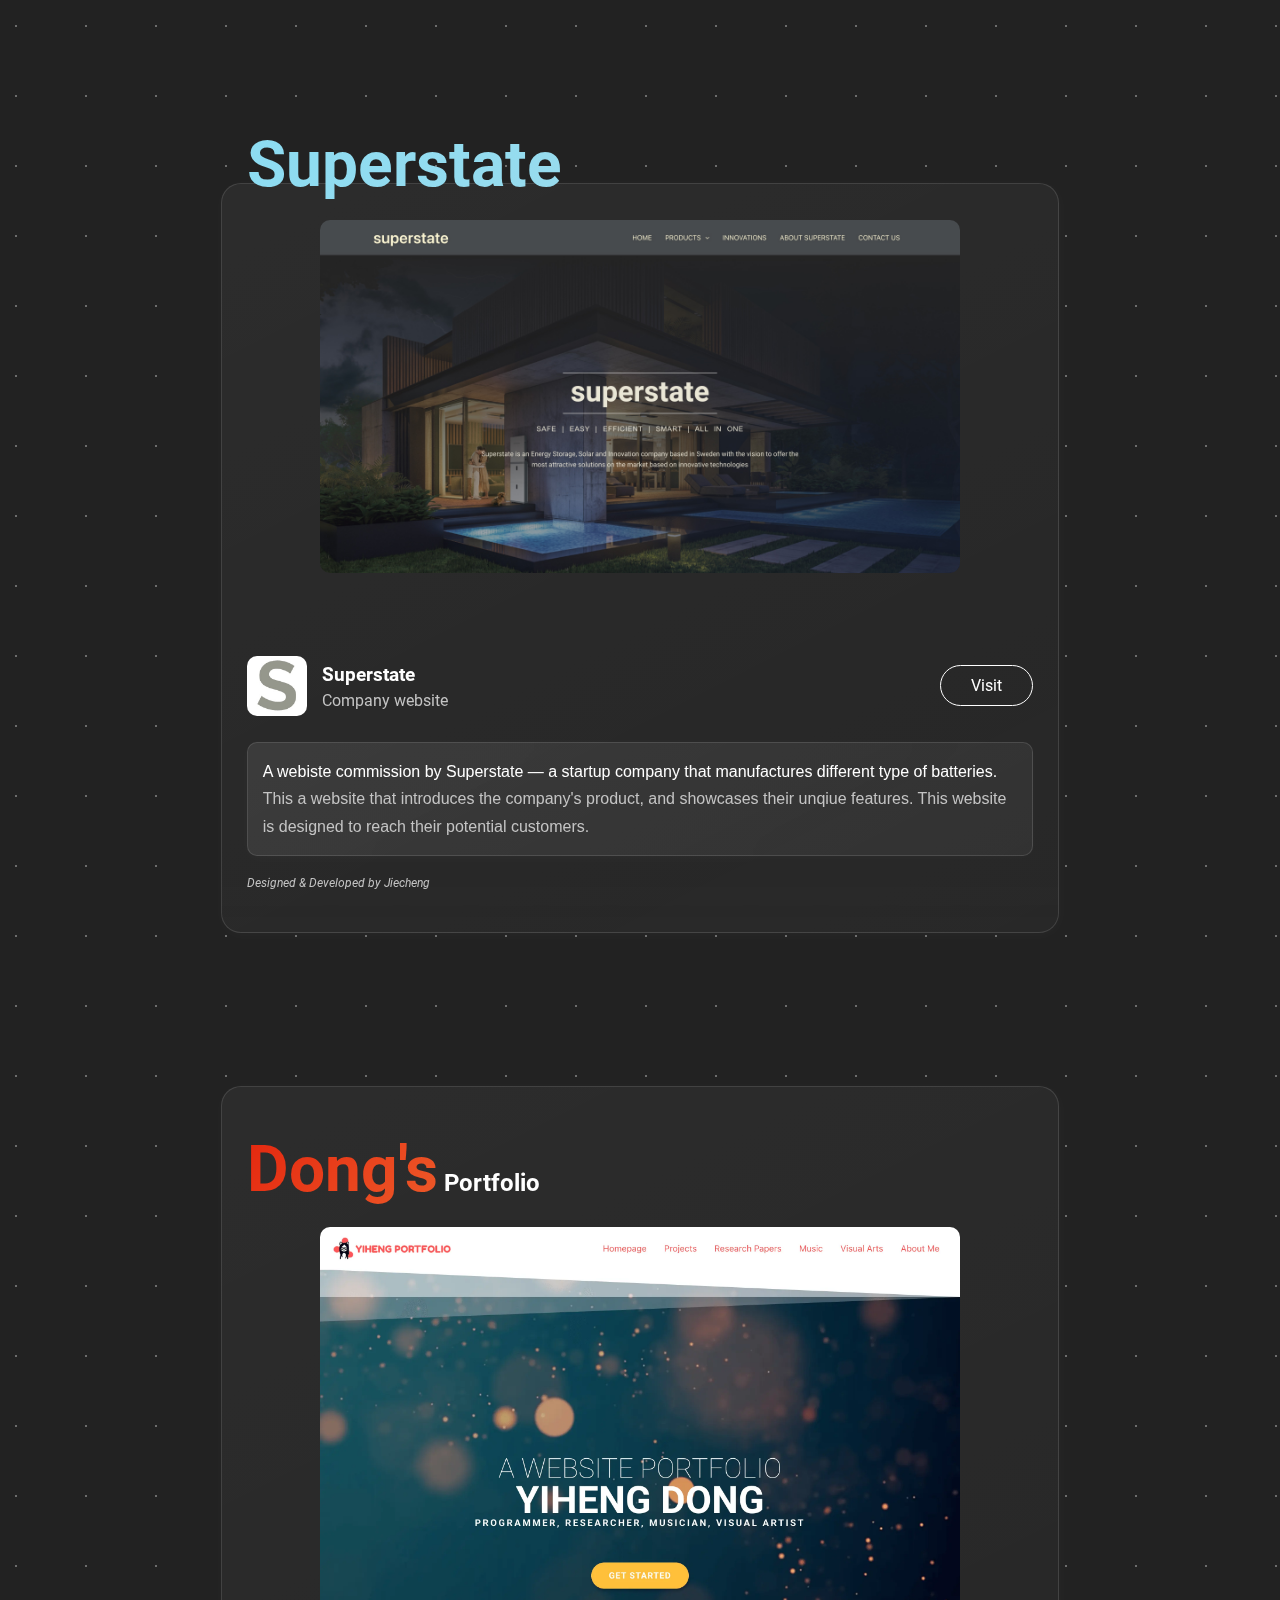
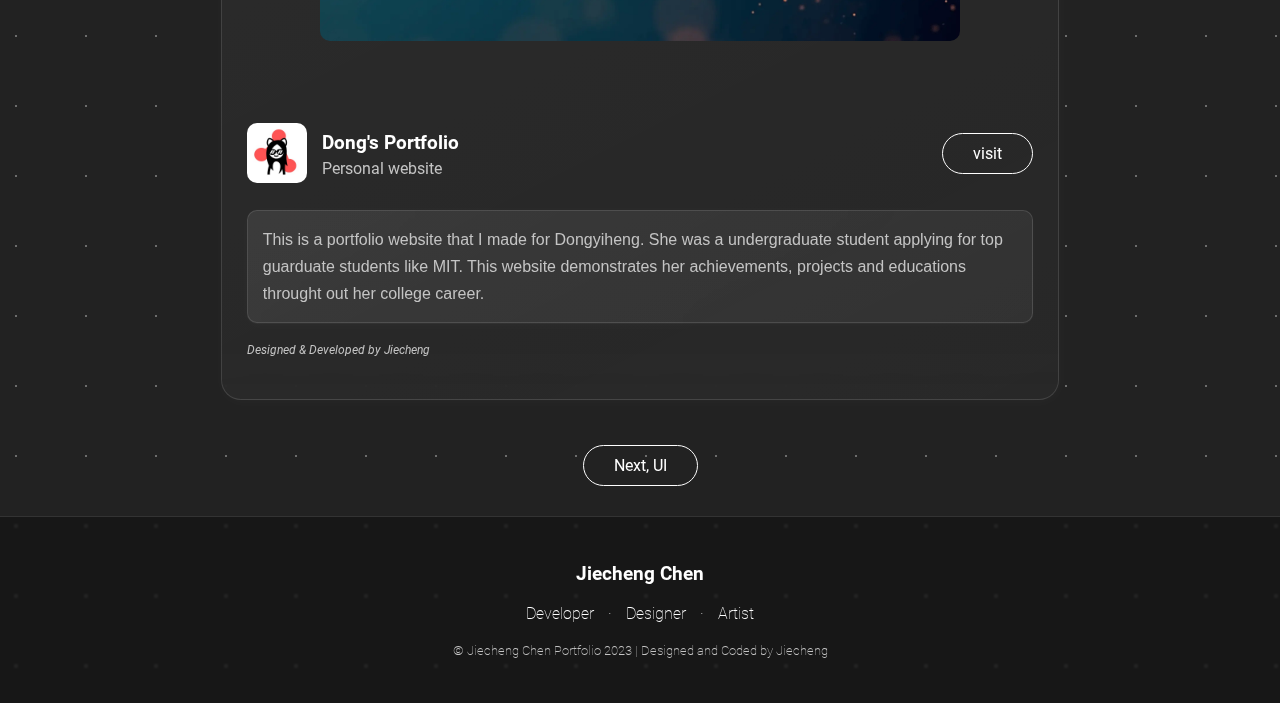
<file: websites.html>
<!DOCTYPE html>
<html lang="en">
    <head>
        
        <meta charset="utf-8" />
        <meta name="description" content="Jiecheng's personal portfolio site" />
	    <meta name="author" content="Jiecheng Chen" />
        <meta name="viewport" content="width=device-width, initial-scale=1.0" />
        <title>Jiecheng's portfolio</title>
        <link href="styles/websites.css" rel="stylesheet" type="text/css"/>
        <link href="images/favicon.ico" rel="icon">
        <!-- Google tag (gtag.js) -->
        <script async src="https://www.googletagmanager.com/gtag/js?id=G-E2GLF40LL3"></script>
        <script>
            window.dataLayer = window.dataLayer || [];
            function gtag(){dataLayer.push(arguments);}
            gtag('js', new Date());

            gtag('config', 'G-E2GLF40LL3');
        </script>
    </head>
    <body>
        <div class="iconNav">        
            <a href="./index.html" style="text-decoration: none;">
                <div class="siteIcon">J</div>
            </a>
            
            <nav aria-label="main" class="navBar">
                <ul>
                    <li><a href="index.html">Home</a></li>
                    <li><a href="works.html">Works</a>
                        <div class="dropdown-content">
                            <a href="websites.html">Webites</a><br/>
                            <a href="ui.html" id="uiLink">UI</a><br/>
                            <a href="art.html" id="artLink">Art</a>
                        </div>
                    </li>
                    <li><a href="about.html">About</a></li>
                    <li><a href="contact.html">Contact</a></li>
                </ul>
            </nav>

            <input type="checkbox" class="menuCheck">
            <div class="hamburger">
                <span class="line" id="line1"></span>
                <span class="line" id="line2"></span>
            </div>
            <nav aria-label="phoneNav" class="phoneNav">
                <ul>
                    <li><a href="index.html">Home</a></li>
                    <li><a href="works.html">Works</a></li>
                    <li><a href="about.html">About</a></li>
                    <li><a href="contact.html">Contact</a></li>
                    <li>
                        <div>
                            <a href="websites.html">Webites</a><br/>
                            <a href="ui.html">UI</a><br/>
                            <a href="art.html">Art</a>
                        </div>
                    </li>
                </ul>
            </nav>
        </div>
        <header id="pageHeader">            
            <h1>Websites</h1>
        </header>


        <main>
            <section id="triton2goplus" >
                <section id="tritonIntro">
                   
                    <div>
                        <h2>Triton 2 GO +</h2>
                        <p><strong>A critical speculative design</strong> that aimed to create a parody of the school ordering app. This 
                           website and the embedded web-app is carried out to call attention and critize the on-campus dining condition.
                        </p>
                        <p><em>Designed & Developed by Jiecheng</em></p>
                    </div>
                    
                </section>

                <section id="tritonVisit">
                    <img src="./images/tritonIcon.jpg" alt="Triton 2 go + icon" width="60" height="60">
                    <div>
                        <h3>TRITON 2 GO +</h3>
                        <p>Critical design project</p>    
                    </div>
                    <div class="learnMoreButton">
                        <a href="https://triton2goplus.com/" target="_blank">Visit</a>
                    </div>
                    
                </section>

                <section id="tritonDisplay">
                    <figure id="membership">
                        <img src="./images/membership.jpg"
                        alt="Membership page screenshot">
                        <figcaption>Triton+ membership selection</figcaption>
                    </figure>
                    <figure id="exploreApp">
                        <img src="./images/explore.jpg"
                        alt="Explore app page screenshot">
                        <figcaption>Features of Triton 2 GO +</figcaption>
                    </figure>
                    <figure id="feedback">
                        <img src="./images/intention.jpg"
                        alt="Feedback page screenshot">
                        <figcaption>Reveal the true intention</figcaption>
                    </figure>

                </section>

                <section id="tritonApp">
                
                    <img src="./images/orderPageAd.png" alt="Triton 2 go + demo app home page" width="320" >
                    <div class="sec">
                        <h3>Embedded<br>
                            <span>Web Application</span></h3>
                        <p>A speculative design that simulate the ordering experience based on the existing app. 
                            Redesign the original by adding ... to critique... 
                            I code the interactive functionalities with Javascript.
                        </p>    
                    
                    
                        <div class="learnMoreButton">
                            <a href="https://triton2goplus.com/explore-app/" target="_blank">Try it out</a>
                        </div>
                    </div>

                

                </section>
            </section>

            <section id="superstate" class="sec">
                <section>
                    <h2>Superstate</h2>
                    <img id="superScreen" src="./images/superstate.jpg" alt="screenshot of superstate website" width="320" >
                </section>

                <section >
                    <div id="superVisit" class="visitSec">
                        <img src="./images/superstateIcon.jpg" alt="superstate website icon" width="60" height="60">
                        <div>
                            <h3>Superstate</h3>
                            <p>Company website</p>    
                        </div>
                        <div class="learnMoreButton">
                            <a href="https://www.superstate.se/" class="learnMoreButton" target="_blank">Visit</a>
                        </div>
                        
                    </div>
                    <p id="superDescription" class="sec descriptionSec"><span>A webiste commission by Superstate — a startup company that manufactures different type of batteries.</span>
                        This a website that introduces the company's product, and showcases their unqiue features. This website is designed to reach their 
                        potential customers.
                    </p>
                    <p><em>Designed & Developed by Jiecheng</em></p>
                </section>
            </section>


            <section id="Dongyiheng" class="sec">
                <section>
                    <h2><span>Dong's</span> Portfolio</h2>
                    <img id="superScreen" src="./images/dongyihengsallyHero.webp" alt="screenshot of superstate website" width="320" >
                </section>
                <section>
                    <div class="visitSec">
                        <img src="./images/dongyihengIcon.jpg" alt="Dongyiheng Portfolio website icon" width="60" height="60">
                        <div>
                            <h3>Dong's Portfolio</h3>
                            <p>Personal website</p>
                        </div>
                        <div class="learnMoreButton">
                            <a href="https://dongyihengsally.com/">visit</a>
                        </div>    
                    </div>

                    <p class="sec descriptionSec">This is a portfolio website that I made for Dongyiheng. She was a undergraduate student applying for 
                        top guarduate students like MIT. This website demonstrates her achievements, projects and educations throught out her college career. 
                    </p>
                    <p><em>Designed & Developed by Jiecheng</em></p>
                </section>
            </section>

            <div class="learnMoreButton" id="nextButton">
                <a href="./ui.html">Next, UI</a>
            </div>




        </main>


        <footer>
            <h3>Jiecheng Chen</h3>
            <p>Developer · Designer · Artist</p>
            <p id="copyright">&copy; Jiecheng Chen Portfolio 2023 | Designed and Coded by Jiecheng</p>
        </footer>
    </body>



</html>
</file>
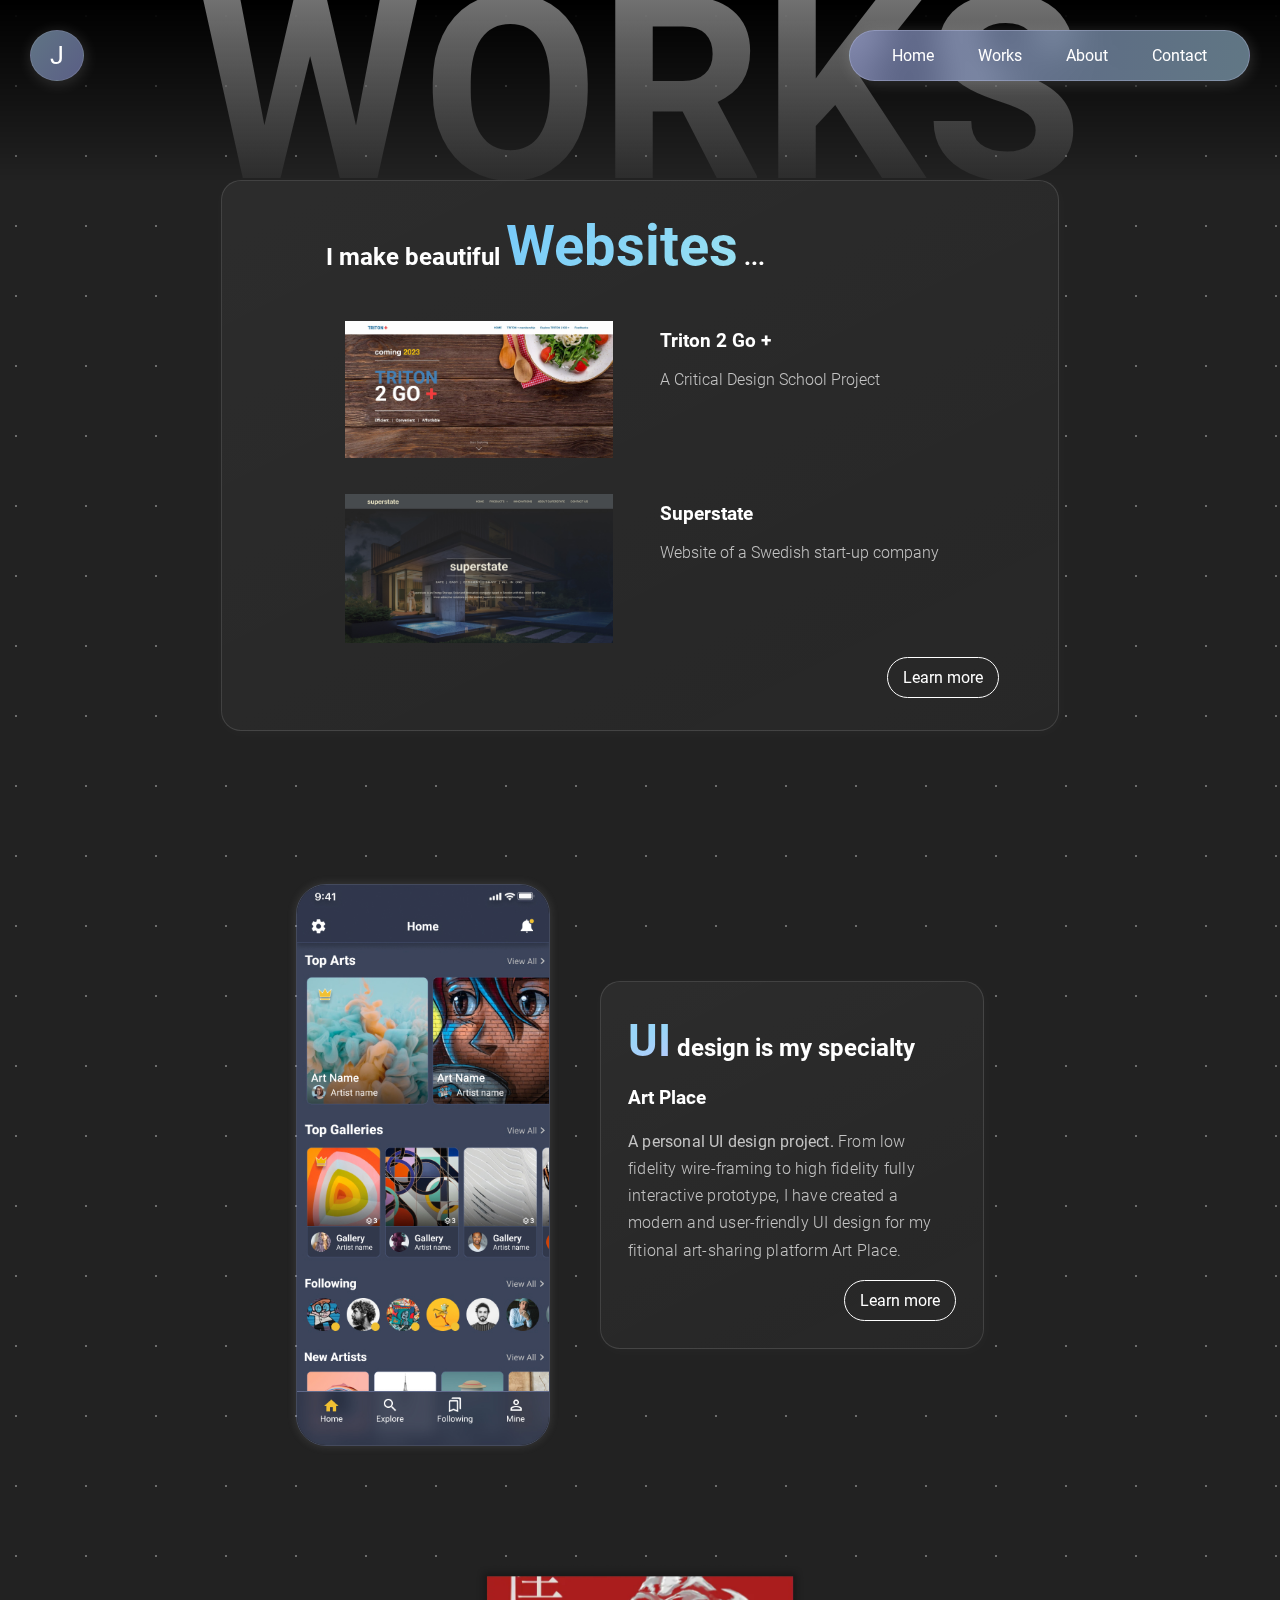
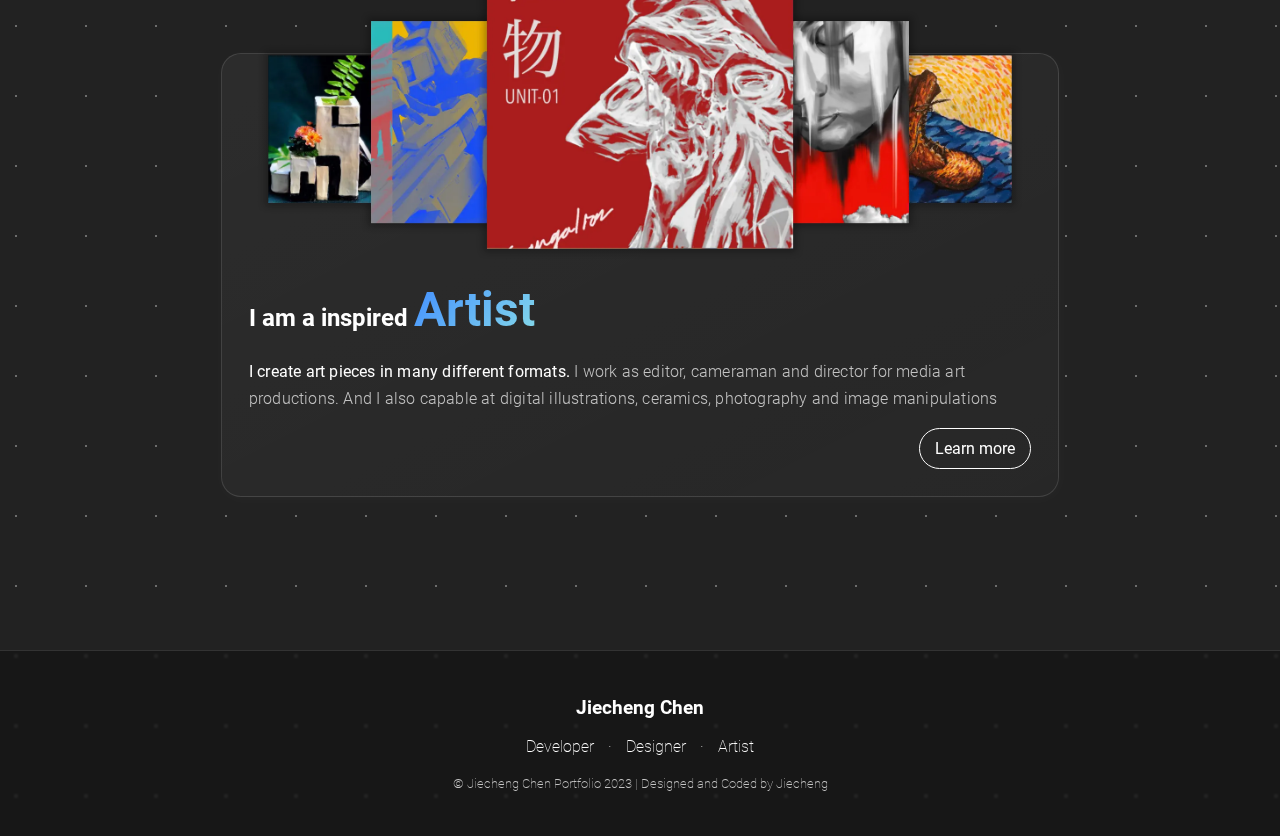
<file: works.html>
<!DOCTYPE html>
<html lang="en">
    <head>
        
        <meta charset="utf-8" />
        <meta name="description" content="Jiecheng's personal portfolio site" />
	    <meta name="author" content="Jiecheng Chen" />
        <meta name="viewport" content="width=device-width, initial-scale=1.0" />
        <title>Jiecheng's portfolio</title>
        <link href="styles/work.css" rel="stylesheet"  type="text/css"/>
        <link href="images/favicon.ico" rel="icon">
        <!-- Google tag (gtag.js) -->
        <script async src="https://www.googletagmanager.com/gtag/js?id=G-E2GLF40LL3"></script>
        <script>
            window.dataLayer = window.dataLayer || [];
            function gtag(){dataLayer.push(arguments);}
            gtag('js', new Date());

            gtag('config', 'G-E2GLF40LL3');
        </script>
    </head>
    <body>
        <div class="iconNav">        
            <a href="./index.html" style="text-decoration: none;">
                <div class="siteIcon">J</div>
            </a>
            
            <nav aria-label="main" class="navBar">
                <ul>
                    <li><a href="index.html">Home</a></li>
                    <li><a href="works.html" id="worksNav">Works</a>
                        <div class="dropdown-content">
                            <a href="websites.html">Webites</a><br/>
                            <a href="ui.html" id="uiLink">UI</a><br/>
                            <a href="art.html" id="artLink">Art</a>
                        </div>
                    </li>
                    <li><a href="about.html">About</a></li>
                    <li><a href="contact.html">Contact</a></li>
                </ul>
            </nav>

            <input type="checkbox" class="menuCheck">
            <div class="hamburger">
                <span class="line" id="line1"></span>
                <span class="line" id="line2"></span>
            </div>
            <nav aria-label="phoneNav" class="phoneNav">
                <ul>
                    <li><a href="index.html">Home</a></li>
                    <li><a href="works.html">Works</a></li>
                    <li><a href="about.html">About</a></li>
                    <li><a href="contact.html">Contact</a></li>
                    <li>
                        <div>
                            <a href="websites.html">Webites</a><br/>
                            <a href="ui.html">UI</a><br/>
                            <a href="art.html">Art</a>
                        </div>
                    </li>
                </ul>
            </nav>
        </div>


        <header id="pageHeader">            
            <h1>WORKS</h1>
        </header>
        <main>
            <section id="web" class="sec">
                <div><h2>I make beautiful <span>Websites</span> ...</h2></div>
                
                <div id="picTextWrapper">                
                    <img src="./images/triton2goplus.jpg" alt="screenshot of triton 2 go plus website"  class="webImg">
                    <div>
                        <h3>Triton 2 Go +</h3>
                        <p>A Critical Design School Project</p>
                    </div>   
                    
                    <img src="./images/superstate.jpg" alt="screenshot of triton 2 go plus website"  class="webImg">
                    <div>
                        <h3>Superstate</h3>
                        <p>Website of a Swedish start-up company</p>
                    </div>                    
                    </div>
                </div> 
                <div id="learnWebsiteButton" class="learnMoreButton">
                    <a href="websites.html">Learn more</a>
                </div>
            </section>
            <!-- <button onclick="window.location.href='works.html';">learn more</button> -->
            
            

            <section id="ui">
                <img src="./images/Home.jpg" alt="screenshot of art place prototype" width="252" height="560">
                <section  class="sec">
                    <h2><span>UI</span> design is my specialty</h2>
                    <h3>Art Place</h3>
                    <p><strong>A personal UI design project.</strong>  From low fidelity wire-framing to high fidelity fully interactive prototype, 
                        I have created a modern and user-friendly UI design for my fitional art-sharing platform Art Place.
                    </p>
                    <div id="learnUIButton" class="learnMoreButton">
                        <a href="ui.html">Learn more</a>
                    </div>
                </section>
            </section>

            <section id="art" class="sec">                 
                <img src="./images/ArtGroup.webp" alt="A group of Jiecheng's art">
                
                <h2>I am a inspired <span>Artist</span></h2>
                <p><strong>I create art pieces in many different formats.</strong> 
                I work as editor, cameraman and director for media art productions. 
                And I also capable at digital illustrations, ceramics, photography and image manipulations
                </p>
                
                <div id="learnArtButton" class="learnMoreButton">
                    <a href="art.html">Learn more</a>
                </div>
                
            </section>



        </main>
        <footer>
            <h3>Jiecheng Chen</h3>
            <p>Developer · Designer · Artist</p>
            <p id="copyright">&copy; Jiecheng Chen Portfolio 2023 | Designed and Coded by Jiecheng</p>
        </footer>
    </body>



</html>
</file>
<file: styles/main.css>
@import url(global.css);


/* Header */
#heroPage{
    position: relative;
    display: flex;
    justify-content: center;
    align-items: center;
    height: 100%;
    transform-style: preserve-3d; 
    z-index: -1;
}

#dots, #heroPage svg{
    position:absolute;
    height: 90%;
    width: 90%;
    object-fit: contain;
    z-index: -1;
    transform-style: preserve-3d; 
    transform: translateZ(-5px);

}

#heroBack{
    position:absolute;
    height: 108.5%;
    min-height: 670px;
    width: 108%;
    object-fit: cover;
    z-index: -1;
    transform-style: preserve-3d; 
    transform: translateZ(-10px) scale(2.5);
} 

#homeHeader{
    background-attachment: fixed;
    background-position: center;
    background-size: cover;
    height: 100vh;
    width: 100%;
    color: #FFFFFF;

    background-color: #000000;
    height: 100vh;
    overflow-y: auto;
    overflow-x: hidden;
    perspective:  10px;

    /* background-image: linear-gradient(180deg, #000000 -22.89%, rgba(0, 0, 0, 0) 27.81%), url("https://images.unsplash.com/photo-1610128114197-485d933885c5?crop=entropy&cs=tinysrgb&fm=jpg&ixid=MnwzMjM4NDZ8MHwxfHJhbmRvbXx8fHx8fHx8fDE2NjIzOTA2Nzc&ixlib=rb-1.2.1&q=80"); */
    /* background-image: linear-gradient(180deg, #000000 -22.89%, rgba(0, 0, 0, 0) 27.81%), url(../images/heroBack2.jpg); */
}

.hollow{
    color: rgba(255, 255, 255, 0);
    font-size: 50px;
    -webkit-text-stroke-width: 0.3vmin;
    -webkit-text-stroke-color: rgb(255, 255, 255);
    font-size: 5rem;
    
}

#headerText h1{
    font-weight: 400;
    font-size: 5rem;
    margin-left: auto;
    margin-right: auto;
    text-shadow: 0px 0px 10px rgba(0, 44, 67, 0.363);
}


/* down arrow */
#downArrow{
    position: fixed;
    left: 50%;
    bottom: 20px;
    transform: translate(-50%, -50%);
    margin: 0 auto;
}


#headerEnd img{
    object-fit: cover;
    height: 636px;
    width: 100%;
    position:absolute;
    /* transform: translateY(5vh); */
    margin-top: 1%;

}

#headerEndText{
    position: absolute;
    margin-top: 40%;
    /* left:50%;
    transform: translate(-50%, -50%); */
    margin-left: auto;
    margin-right: auto;
    left: 0;
    right: 0;
    text-align: center;
}

#headerEndText h3{
    font-weight: normal;
    letter-spacing: 0.4px;
}

#headerEndText p{
    font-weight: 100;
    color: #c4c4c4;
}

#headerEndText svg{
    animation: bounce 2s infinite;
}
@keyframes bounce {
    0%, 20%, 50%, 80%, 100% {
      transform: translateY(0);
    }
    40% {
      transform: translateY(-10px);
    }
    60% {
      transform: translateY(-5px);
    }
}



/* Main */
/* My Works */

#myWorksSection{
    background: linear-gradient(180deg, #000000 0%, rgba(0, 0, 0, 0) 33.6%);
    text-decoration: none;
    
}


#myWorksSection h2{
    font-weight: thin;
    visibility: hidden;
}
#myWorksSection p{
    font-weight:200;
    font-size: 0.9rem;
    color: #c4c4c4;
}


#cards{
    display: flex;
    flex-wrap: wrap;
    justify-content: center;  
    gap: 0;
}

#cards b:hover{
    background: linear-gradient(128.74deg, #B8E5FF -13.21%, #ABB8FF 85.58%);
    -webkit-text-fill-color: transparent;
    -webkit-background-clip: text;
}

.card{
    width: 17vw;
    min-width: 240px;
    /* height: 260px; */  
    margin: 0vh 4vh 4vh 4vh;
    padding: 1vw;
    border-radius: 8px;
}

.cardImg{
    color:white;
    background-size: cover;
    border-radius: 10px;
    height: 35vh;
    max-height: 300px;
    display: flex;
    align-items: flex-end;
    padding:20px; 
    transition: 0.2s ease-in-out;
}

.cardImg:hover{
    font-size: larger;
    
}

#websitesCard {
    background-image: linear-gradient(180deg, rgba(0, 0, 0, 0) 17.97%, #000000 113.58%), url('../images/webCardImgMedium.jpeg');
    background-size: cover;
}
#uiDesignCard{
    background-image: linear-gradient(180deg, rgba(0, 0, 0, 0) 17.97%, #000000 113.58%), url('../images/uiCardImgMedium.jpeg');
    background-size: cover;

}
#artCard{
    background-image: linear-gradient(180deg, rgba(0, 0, 0, 0) 17.97%, #000000 113.58%), url('../images/artCardImgMedium.jpeg');
    background-size: cover;

}


#myWorksSection a {
    text-decoration: none;
}


#learnWorksButton{
    display: flex;
    justify-content: center;
    margin-bottom: 3vh;
}






/* About Section */
#aboutSection{
    margin-top: 17vh;
    display: flex;
    justify-content: center;
    align-items: center;
}
#aboutSection img{
    border-radius: 50%;
}



#introduction{
   
    margin: 40px 0px 40px 50px;
    width: 40vw;
    /* height: 52vh; */
    
}
#introduction div{
    padding: 1vh 2vw;
}
#hi{
    font-size: 3.5rem;
    background: linear-gradient(130.24deg, #77cafa , #bcf8ea , #a494fd, #77cafa );
    background-size: 600% 600%;
    animation: gradient 18s ease infinite;
    -webkit-text-fill-color: transparent;
    -webkit-background-clip: text;
}




#introduction p{
    font-weight: 400;
    letter-spacing: 0.2px;
    line-height: 1.7;
    margin-bottom: 30px;
}


#learnAboutButton{
    display: flex;
    justify-content: flex-end;
    bottom: 0px;
    right: 0px;
    margin: 10px;
}


/* contact section*/
#contactSection{
    /* centering */
    margin-left: auto;
    margin-right: auto;

    margin-top: 17vh;
    margin-bottom: 17vh;
    /* height: 49vh; */
    width: 65.5vw;
}
#get{
    font-size: 2rem;
    background: linear-gradient(160.24deg, #9ad6f9 13.69%, #e6b5fd 57.91%, #8b9cfb 100%);
    background-size: 300% 300%;
    animation: gradient 5s ease infinite;
    -webkit-text-fill-color: transparent;
    -webkit-background-clip: text;
}
#contactSection h2{
    margin-left: 1vw;
}

#contactSection > div{
    padding: 2vh 2vw;
    
}
#contactways {
    display: grid;
    /* grid-template-columns: auto auto auto;
    gap: 0.5vh 0vw; */
    grid-template-columns: repeat(auto-fit, minmax(250px, 1fr));
    grid-gap: 1rem;
    margin: 2vh;
    margin-bottom: 30px;
}

#contactways a{
    color: white;
    padding: 11px 20px;
    background: rgba(255, 255, 255, 0.08);
    border-radius: 30px;
    font-size: large;
    font-weight: 100;
    transition: 0.2s;
}

#contactways a:hover{
    background: rgba(255, 255, 255, 0.2);
    
}

#contactways h4{
    color: #c4c4c4;
    margin-bottom: 2.5vh;
    font-weight: 100;
    font-size: small;
}
#contactways div{
    padding-bottom: 2vh;
}


#learnContactButton{
    display: flex;
    justify-content: flex-end;
    bottom: 0px;
    right: 0px;
    margin: 5px; 
}



/* Responsive Design */
@media only screen and (max-width: 767px), 
screen and (max-height: 480px){
    /* Header */
    .hollow, #headerText h1{
        font-size: 10vmin;
    }

    #headerEndText{
        margin-top: calc(33rem - 30vmin);
    }

    #headerEndText h3{
        font-size: 4vmin;
    }

    #headerEndText p{
        font-size: 3vmin;
    }


    /* About Section */
    #aboutSection{
        display: block;
        margin-top: 10vh;
    }
    #aboutSection img{
        height: auto;
        width: 50vmin;
        margin-left: auto;
        margin-right: auto;
        margin-bottom: 2vh;
        display: block;
    }
    #introduction{
        margin: 0;
        width:99vw;
    }


    /* contact section*/
    #contactSection{
        width: 99vw;
        margin-top: 10vh;
    }
    #contactways {
        grid-template-columns: repeat(auto-fit, minmax(210px, 1fr));
    }
    #contactways h4{
        font-size: smaller;
    }
    #contactways a{
        font-size: medium;
    }

}
</file>
<file: styles/about.css>
@import url(global.css);

main{
    margin-top: 20vh;
}

/* Quick Intro*/
#quickIntro{
    display: flex;
    align-items: flex-start;
    justify-content: center;
}

#quickIntro section{
    padding: 1vh 2vw;
    width:20vw;
    min-width: 222px;
}
#quickIntro h2 span{
    font-size: 2rem;
    background: linear-gradient(130.24deg, #77cafa , #bcf8ea , #a494fd, #77cafa );
    background-size: 600% 600%;
    animation: gradient 18s ease infinite;
    -webkit-text-fill-color: transparent;
    -webkit-background-clip: text;
}
#quickIntro p{
    font-weight: 400;
    letter-spacing: 0.2px;
    line-height: 1.7; 
}

#quickIntro img{
    border-radius: 20px;
    margin-left: 4vw;
    width: 25vw;
}

/* details */
#details{
    display: flex;
    justify-content: center;
    align-items: center;
    padding: 20px;
    width: 65.5vw;
    min-width: 580px;
    margin-left: auto;
    margin-right: auto;
    margin-top: 70px;
    margin-bottom: 70px;
}
#details img{
    border-radius: 50%;
    width:20vw
}

#textDetails{
    margin-left: 28px;
}

#textDetails h2{
    margin-bottom: 5px;
}
#textDetails p{
    margin-top: 5px;
    line-height: 1.7; 
    font-weight: 300;
    color: #c4c4c4;
}
#textDetails p strong{
    font-weight: 400;
    color: white;
}



/* Responsive Design */
/* @media only screen and (orientation: portrait){
    #quickIntro{
        display: block;
    }
} */

@media only screen and (max-width: 767px), 
screen and (max-height: 480px){
    #quickIntro{
        display: block;
    }
    #quickIntro section{
        width:100vw;
        box-sizing: border-box;
    }
    #quickIntro img{
        display: block;
        width: 220px;
        margin-left: auto;
        margin-right: auto;
        margin-top: 30px;
    }


    /* details */
    #details{
        box-sizing: border-box;
        display: block;
        width: 100vw;
        min-width: 0;
    }
    #textDetails{
        margin-left: 0;
    }
}
</file>
<file: styles/contact.css>
@import url(global.css);
body{
    background-attachment: fixed;
}
main{
    margin-top: 20vh;
    display: flex;
    justify-content: center;
    align-items: flex-start;
}


/* contact form */
#form{
    width: 30vw;
    min-width: 280px;
    box-sizing: border-box;
    border: 1px solid white;
    padding: 20px;
    border-radius: 20px;

}
.inputFields{
    box-sizing: border-box;
    display: inline-block;
    width: 100%;
    margin-bottom: 30px;
    background: linear-gradient(153.08deg, rgba(255, 255, 255, 0.05) -9.7%, rgba(255, 255, 255, 0.02) 121.69%);
    border-radius: 10px;
    border: 1px solid rgba(255, 255, 255, 0.12);
    backdrop-filter: blur(20px);
    box-shadow: 1px 2px 15px rgba(255, 255, 255, 0.028);
}

.inputFields:hover{
    border: 1px solid white;
}

#form label{
    display: block;
    font-size: 13px;
    color: #c4c4c4;
    font-weight: 100;
    margin-left: 16px;
    margin-top: 14px;
}

::placeholder {
    color: #d9d9d9;
    font-size: 18px;
    opacity: 1; 
    font-family: sans-serif;
  }

input, textarea{

    color: white;
    font-size: 20px;
    margin-left: 16px;
    margin-bottom: 10px;
}
:focus::placeholder {
    color: transparent;
}

input[type=text] {
    box-sizing: border-box;
    height: 40px; 
    width: calc(100% - 32px);
    border: none;
    background-color: #00000000;

}
input[type=text]:focus{
    outline: none;
}


#form textarea{
    margin-top: 8px;
    box-sizing: border-box;
    width: calc(100% - 32px);
    height: 150px;
    background-color: #00000000;
    border: none;
    /* padding: 12px 20px; */
   
}
#form textarea:focus{
    outline: none;
}

input[type=submit] {
    
    color: white;
    background-color: rgba(255, 255, 255, 0);
    padding: 10px 15px;
    margin-left: 0;
    border: 1px solid white;
    border-radius: 30px;
    width: 100%;
    transition: 0.2s;
}

input[type=submit]:hover{
    background-color: white;
    color: #000000;
    border: 1px solid rgb(255, 255, 255);
    
}
input:-webkit-autofill,
input:-webkit-autofill:hover,
input:-webkit-autofill:focus,
input:-webkit-autofill:active {
    transition: background-color 5000s ease-in-out 0s;
    -webkit-text-fill-color: white;
    font-size: inherit;
}


/* Aside */
aside{
    margin-left: 4vw;
    width: 25vw;
    min-width: 280px;
    box-sizing: border-box;
    padding: 20px;
    margin-bottom: 80px;
}
aside img{
    border-radius: 50%;
}
h2 span{
    background: linear-gradient(130.24deg, #77cafa , #bcf8ea , #a494fd, #77cafa );
    background-size: 600% 600%;
    animation: gradient 18s ease infinite;
    -webkit-text-fill-color: transparent;
    -webkit-background-clip: text;
}
#contactways a{
    color: white;
    padding: 11px 20px;
    background: rgba(255, 255, 255, 0.08);
    border-radius: 30px;
    font-size: large;
    font-weight: 100;
    transition: 0.3s;
}
#contactways a:hover{
    background: rgba(255, 255, 255, 0.2);
    
}
#contactways div{
    margin-bottom: 40px;
}
#contactways h4{
    color: #c4c4c4;
    margin-bottom: 2.5vh;
    font-weight: 100;
    font-size: small;
}



/* Responsive Design */
@media only screen and (max-width: 767px), 
screen and (max-height: 480px){
    main{
        display:block;
    }

    /* contact form */
    #form{
        width: 100vw;
        margin-bottom: 50px;
    }

    /* Aside */
    aside{
        width: 100vw;
        margin: 0;
        margin-bottom: 50px;
    }
    #contactways {
        display: grid;
        /* grid-template-columns: auto auto auto;
        gap: 0.5vh 0vw; */
        grid-template-columns: repeat(auto-fit, minmax(250px, 1fr));
        grid-gap: 1rem;
        margin: 2vh;
        
    }

}
</file>
<file: styles/ui.css>
@import url(global.css);
main{
    margin-top: 20vh;
}

#uiHero{
    box-sizing: border-box;
    background-image: linear-gradient(180deg, rgba(0, 0, 0, 0.409) , #00000095), url('../images/uiHero.webp');
    background-size: cover;
    width: 65.5vw;
    height: 38vw;
    min-width: 535px;
    min-height: 246px;
    margin-left: auto;
    margin-right: auto;
    margin-top: 30px;
    border-radius: 20px;

    border: 1px solid rgba(255, 255, 255, 0.12);
    box-shadow: 1px 2px 15px rgba(255, 255, 255, 0.028);

    display: flex;
    justify-content: center;
    align-items: center;

    margin-bottom: 13vh;

}
#uiHero h2{
    text-align: center;
    font-size: 4rem;
    margin-bottom: 20px;
    text-shadow: 0px 0px 10px rgba(255, 255, 255, 0.364);
}
#uiHero h2 span{
    color: #ffca2a;
}
#uiHero h3{
    text-align: center;
    font-weight: 300;
    word-spacing: 10px;
    text-shadow: 0px 0px 10px rgba(255, 255, 255, 0.718);
}

/* mockUps */
#mockUps{
    width: 68vw;
    margin-left: auto;
    margin-right: auto;
    display: flex;
    justify-content: space-between;

}


/* artVisit */
#artVisit{
    width: 65.5vw;
    margin-left: auto;
    margin-right: auto;
    margin-top: max(25px, 9vh);
    margin-bottom: 10px;
    display: flex;
    align-items: center;
    flex-wrap: wrap;
}

#artVisit .learnMoreButton{
    margin-left: auto;
}

#artVisit img{
    border-radius: 15px;
}
#artVisit h3{
    margin-bottom: 5px;
    padding-left: 15px;
}
#artVisit p{
    margin-top: 5px;
    padding-left: 15px;
    color:#c4c4c4;
}
.learnMoreButton a{
    padding-left: 30px;
    padding-right: 30px;
}


/* discription */
#discription{
    width: 65.5vw;
    margin-left: auto;
    margin-right: auto;
    padding: 15px;
    box-sizing: border-box;

    margin-bottom: 15vh;
    line-height: 1.7;
    font-weight: 300;
}


/* prototype */
#prototype{
    display: flex;
    justify-content: center;
    align-items: flex-start;
    flex-wrap: wrap;
    margin-bottom: 12vh;
}
#prototype h3{
    font-size: 2.2rem;
    margin-top: 8px;
    margin-bottom: 12px;
    text-shadow: 0px 0px 10px rgba(255, 255, 255, 0.2);
}

#prototype h3 span{
    font-size: 3rem;
    color: #ffca2a;
}
iframe{
    width: 306px;
    height: 680px;
    border-radius: 20px;
}

#prototypeIntro{
    min-width: 270px;
    margin-left: 4vw;
    padding: 15px;
}

#prototype .learnMoreButton{
    margin-top: 40px;
    margin-bottom: 20px;
}


#nextButton{
    display:flex;
    justify-content: center;
    margin-bottom: 30px;
}


/* responsive Design */
@media only screen and (max-width: 1106px){
    #mockUps{
        width: 87vw;
        /* justify-content: center;
        flex-wrap: wrap;
        gap: 3vw; */
    }

}
@media only screen and (max-width: 767px), 
screen and (max-height: 480px){
    #mockUps{
        justify-content: center;
        flex-wrap: wrap;
        gap: 3vw; 
    }

    #uiHero{
        width: 100vw;
        height: 58.139vw;
        min-width: 0px;
        min-height: 0px;
        margin-bottom: 40px;
    }

    #uiHero h2{
        font-size: 30px;
    }
    #uiHero h3{
        font-size: 20px;
        word-spacing: 5px;
    }

    /* visit section */
    #artVisit{
        width: 95vw;
    }
    .visitSec .learnMoreButton a{
        padding: 6px 17px;;
    }

    .visitSec img{
        width: 45px;
        height: 45px;
    }
    .visitSec h3{
        font-size: 15px;
        padding-left: 5px;

    }
    
    .visitSec p{
        font-size: 13px;
        padding-left: 5px;
    }

    /* discription */
    #discription{
        width: 100vw;
    }

    /* protoype */
    #prototype{
        flex-direction: column-reverse;
        align-content: center;
        align-items: center;
    }
    /* iframe */
    iframe{
        width: 80vw;
        height: 177vw;
        margin-bottom: 15px;
    }
    #prototypeIntro{
        box-sizing: border-box;
        width: 80vw;
        margin-left: 0;
        margin-bottom: 15px;
    }

}
</file>
<file: styles/websites.css>
@import url(global.css);

*{
    /* border:1px solid red; */
}
main{
    margin-top: 20vh;
    
}

p em{
    color: #c4c4c4;
    font-size: 12px;
}

.learnMoreButton a{
    padding-left: 30px;
    padding-right: 30px;
}


/* triton 2 go + */
#triton2goplus{
    padding: 10px;
}

#tritonIntro{
    box-sizing: border-box;
    background-image: linear-gradient(180deg, rgba(0, 0, 0, 0.126) , #000000), url('../images/triton2goplus.jpg');
    background-size: cover;
    width: 65.5vw;
    height: 33.38vw;
    min-width: 535px;
    min-height: 246px;
    margin-left: auto;
    margin-right: auto;
    margin-top: 30px;
    border-radius: 20px;


    display: flex;
    justify-content: flex-end;
    align-items: flex-end;
    
    padding:3vmin

}

#tritonIntro p{
    font-weight: 100;
    line-height: 1.7;
}



#tritonVisit{
    width: 65.5vw;
    margin-left: auto;
    margin-right: auto;
    margin-top: max(25px, 9vh);
    margin-bottom: 10px;
    display: flex;
    align-items: center;
    flex-wrap: wrap;
}
#tritonVisit .learnMoreButton{
    margin-left: auto;
}

#tritonVisit img{
    border-radius: 10px;
}
#tritonVisit h3{
    margin-bottom: 5px;
    padding-left: 15px;
}
#tritonVisit p{
    margin-top: 5px;
    padding-left: 15px;
    color:#c4c4c4;
}


#tritonDisplay{
    display: flex;
    justify-content: center;
    flex-wrap: wrap;
    margin-bottom: max(25px, 9vh);
}
#tritonDisplay img{
    border-radius: 10px;
    width: 260px;
}
#tritonDisplay img:hover{

}


#tritonApp{
    display: flex;
    justify-content: center;
    flex-wrap: wrap;
    align-items: flex-start;
    margin-bottom: 60px;
}

#tritonApp h3 span{
    font-size: 1.5rem;
    background: linear-gradient(130.24deg, #77cafa , #f8f5bc , #94cafd, #ebfa77 );
    background-size: 600% 600%;
    animation: gradient 18s ease infinite;
    -webkit-text-fill-color: transparent;
    -webkit-background-clip: text;
}

#tritonApp>div{
    box-sizing: border-box;
    width: 30vw;
    min-width: 300;
    background: linear-gradient(153.08deg, rgba(255, 255, 255, 0.05) -9.7%, rgba(255, 255, 255, 0.02) 121.69%);
    border-radius: 20px;
    border: 1px solid rgba(255, 255, 255, 0.12);
    backdrop-filter: blur(20px);
    box-shadow: 1px 2px 15px rgba(255, 255, 255, 0.028);

    padding: 15px
}
#tritonApp>div p{
    font-weight: 100;
    line-height: 1.7;
}
#tritonApp img{
    width: 30vw;
    min-width: 300px;
}

#tritonApp .learnMoreButton{
    margin-bottom: 10px;
    margin-top: 20px;
    display: flex;
    justify-content: flex-end;
}



/*superstate*/
#superstate, #Dongyiheng{
    box-sizing: border-box;
    margin-top: 17vh;
    margin-bottom: 5vh;
    width: 65.5vw;
    margin-left: auto;
    margin-right: auto;
    padding: 25px;
}
#superstate h2{
    font-size: 4rem;
    background: linear-gradient(130.24deg, #8cdcf2 , #DBD9D6, #FAF4D2);
    background-size: 600% 600%;
    animation: gradient 18s ease infinite;
    -webkit-text-fill-color: transparent;
    -webkit-background-clip: text;
    /* text-align: center; */
    margin-bottom: -13vmin;
    transform: translateY(-15vmin);
}

#superstate img, #Dongyiheng img{
    border-radius: 10px;
}

#superScreen{
    width:50vw;
    min-width: 230px;
    display: block;
    margin-left: auto;
    margin-right: auto;
}

.visitSec{
    width: 100%;
    margin-left: auto;
    margin-right: auto;
    margin-top: max(30px, 8vh);
    margin-bottom: 15px;
    display: flex;
    align-items: center;
    flex-wrap: wrap;
}

.visitSec .learnMoreButton{
    margin-left: auto;
}

.visitSec h3{
    margin-bottom: 5px;
    padding-left: 15px;
}

.visitSec p{
    margin-top: 5px;
    padding-left: 15px;
    color:#c4c4c4;
}
.visitSec img{
    border-radius: 10px;
}
.descriptionSec{
    font-family: Arial, Helvetica, sans-serif;
    color: #c4c4c4;
    font-weight: 200;
    padding: 15px;
    border-radius: 10px;
    line-height: 1.7;
}
.descriptionSec span{
    color: white;
    font-weight: 500;
}

/* Dongyiheng */
#Dongyiheng h2 span{
    font-size: 4rem;
    background: linear-gradient(130.24deg, #e4270f , #ffbe5b, #fff1ac);
    background-size: 600% 600%;
    animation: gradient 18s ease infinite;
    -webkit-text-fill-color: transparent;
    -webkit-background-clip: text;
    /* text-align: center; */
    margin-bottom: -13vmin;
    transform: translateY(-15vmin);
}


#nextButton{
    display:flex;
    justify-content: center;
    margin-bottom: 30px;
}


/* Responsive Design */
@media only screen and (max-width: 767px), 
screen and (max-height: 480px){
    @media only screen and (orientation: portrait){
        #tritonIntro{
            box-sizing: border-box;
            background-image: linear-gradient(180deg, rgba(0, 0, 0, 0.238) , #000000), url('../images/triton2goplusPhone.jpeg');
            width: 80vw;
            height: 160vw;
            min-width: 0;
            min-height: 0;
        }

    }
    @media only screen and (max-width: 380px){
        #tritonVisit{
            width: 95vw;
        }
    }
  
    #tritonVisit img{
        width: 45px;
        height: 45px;
    }
    #tritonVisit h3{
        font-size: 15px;
        padding-left: 5px;
    }
    #tritonVisit p{
        font-size: 13px;
        padding-left: 5px;
    }
    #tritonVisit .learnMoreButton a, .visitSec .learnMoreButton a{
        padding: 6px 17px;;
    }
    #tritonApp{
        display: block;
    }

    #tritonApp>div{
        width: 94vw;
    }
    #tritonApp img{
        display: block;
        width: 80vw;
        min-width: 200px;
        margin-left: auto;
        margin-right: auto;
        margin-bottom: 30px;
    }
    #superstate, #Dongyiheng{
        width: 99vw;
        padding: 20px;
    }
    #superstate h2{
        font-size: 3rem;
    }

    .visitSec img{
        width: 45px;
        height: 45px;
    }
    .visitSec h3{
        font-size: 15px;
        padding-left: 5px;
    }
    
    .visitSec p{
        font-size: 13px;
        padding-left: 5px;
    }
    

}
</file>
<file: styles/work.css>
@import url(global.css);
*{
    /* border: 1px solid red; */
}
#worksNav{
    /* font-weight: bold; */
}

/* websites */
#web h2 span{
    font-size: 3.5rem;
    background: linear-gradient(130.24deg, #77cafa , #bcf8ea , #a494fd, #77cafa );
    background-size: 600% 600%;
    animation: gradient 18s ease infinite;
    -webkit-text-fill-color: transparent;
    -webkit-background-clip: text;
}
#web h2{
    /* text-align: center; */
    margin: 2.5vmax;
    max-width: 628px;
    margin-left: auto;
    margin-right: auto;
    

}

#web{
    box-sizing: border-box;
    width: 65.5vw;
    margin-left: auto;
    margin-right: auto;
    margin-top: 20vh;
    padding-left: max(3vmin, 5px);
    padding-right: max(3vmin, 5px);
}
#picTextWrapper{
    display: grid;
    grid-template-columns: repeat(auto-fit, minmax(280px, 1fr));
    grid-gap: 1rem;
    margin: 2vh;
    margin-bottom: 0.5vh;
    justify-items: center;

    max-width: 628px;
    margin-left: auto;
    margin-right: auto;
    /* padding: 10px 20vw; */
}

#picTextWrapper div{
    min-width: 281px;
}
#picTextWrapper div p{
    color: #c4c4c4;
    font-weight: 300;
    
}

.webImg{
    margin:10px;
    width: 21vw;
    max-width: 330px;
    min-width: 250px;
}



#learnWebsiteButton{
    display: flex;
    justify-content: flex-end;
    margin: 2.5vmax;
    margin-top: 0;
}


/* UI */
#ui{
    margin-top: 17vh;
    display: flex;
    justify-content: center;
    align-items: center;
}

#ui img{
    border: 1px solid rgba(142, 163, 224, 0.313);
    border-radius: 30px;
    box-shadow: 0px 0px 10px rgba(206, 206, 206, 0.149);
}

#ui section{
    box-sizing: border-box;
    margin: 40px 0px 40px 50px;
    width: 30vw;
    min-height: 300px;
    padding: max(3vmin,5px);
}
#ui h2 span{
    font-size: 2.8rem;
    background: linear-gradient(160.24deg, #9ad6f9 13.69%, #e6b5fd 57.91%, #8b9cfb 100%);
    background-size: 300% 300%;
    animation: gradient 5s ease infinite;
    -webkit-text-fill-color: transparent;
    -webkit-background-clip: text;
}
#ui h2{
    margin-top: 5px;
}
#ui h3{
    font-weight:600;
}

#ui p{
    color: #c4c4c4;
    font-weight: 300;
    letter-spacing: 0.2px;
    line-height: 1.7;
}

#learnUIButton{
    display: flex;
    justify-content: flex-end;
    /* margin: 1vmax; */
    margin-top: 0;
}



/* Art */
#art{
    box-sizing: border-box;
    margin-top: 23vh;
    margin-bottom: 17vh;
    width: 65.5vw;
    margin-left: auto;
    margin-right: auto;
    min-height: 400px;
    padding: max(3vmin, 5px);
}
#art h2 span{
    font-size: 3rem;
    background: linear-gradient(132.6deg, #418DFF -0.17%, #A7FFDF 49.13%, #FFE141 99.46%);
    background-size: 300% 300%;
    animation: gradient 7s ease infinite;
    -webkit-text-fill-color: transparent;
    -webkit-background-clip: text;
}


#art p{
    color: #c4c4c4;
    font-weight: 300;
    letter-spacing: 0.2px;
    line-height: 1.7;
}
#art p strong{
    color: white;
    font-weight: 400;
}

#art img{
    display: block;
    max-width: 800px;
    width: 60vw;
    min-width: 270px;
    margin-left: auto;
    margin-right: auto;
    margin-bottom: -13vmin;
    transform: translateY(-13vmin)
    /* position: absolute;
    left: 50%;
    transform: translate(-50%,-13vmin); */
}
#learnArtButton{
    display: flex;
    justify-content: flex-end;
    margin-top: 0;
}



/* Responsive Design */
/* Phone */
@media only screen and (max-width: 767px), 
screen and (max-height: 480px){
    /* Websites */
    #web{
        box-sizing: border-box;
        width: 99.5vw;
        
    }
    #picTextWrapper{
        /* justify-items: start; */
        padding: min(10px,0.03vw)
    }
    /* .webImg{
       margin-left: 0;
    } */
    @media only screen and (max-width: 290px){
        #picTextWrapper{
            grid-template-columns: repeat(auto-fit, minmax(210px, 1fr));
        }
        #picTextWrapper p, #picTextWrapper h3{
            padding-left: 10px;
        }
    }


    /* UI */
    #ui{
        display:block;
    }
    #ui section{
        margin: 0;
        width: 99.5vw;
    }
    #ui img{
        display: block;
        width: 55vmin;
        height: auto;
        margin-left: auto;
        margin-right: auto;
        margin-bottom: 15px;
    }

    /* Art */
    #art{
        width: 99.5vw;
    }
}
</file>
